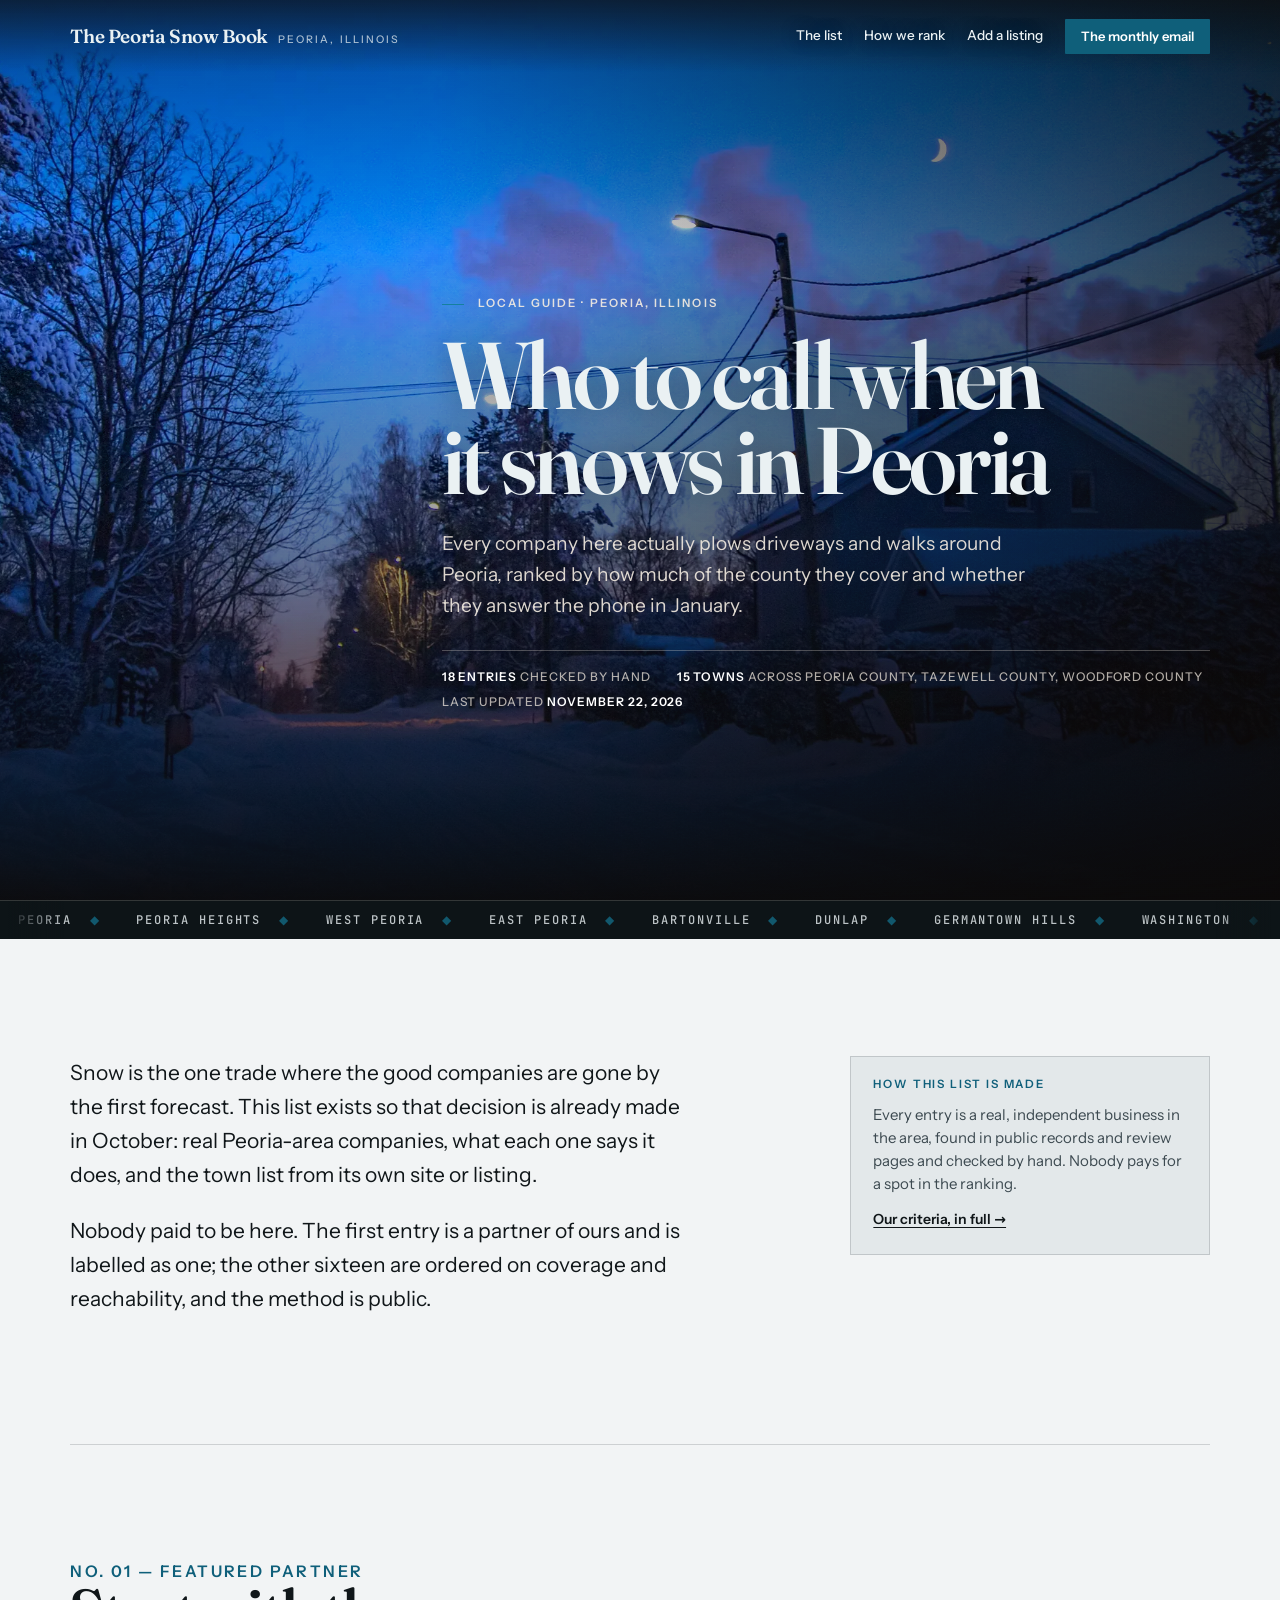
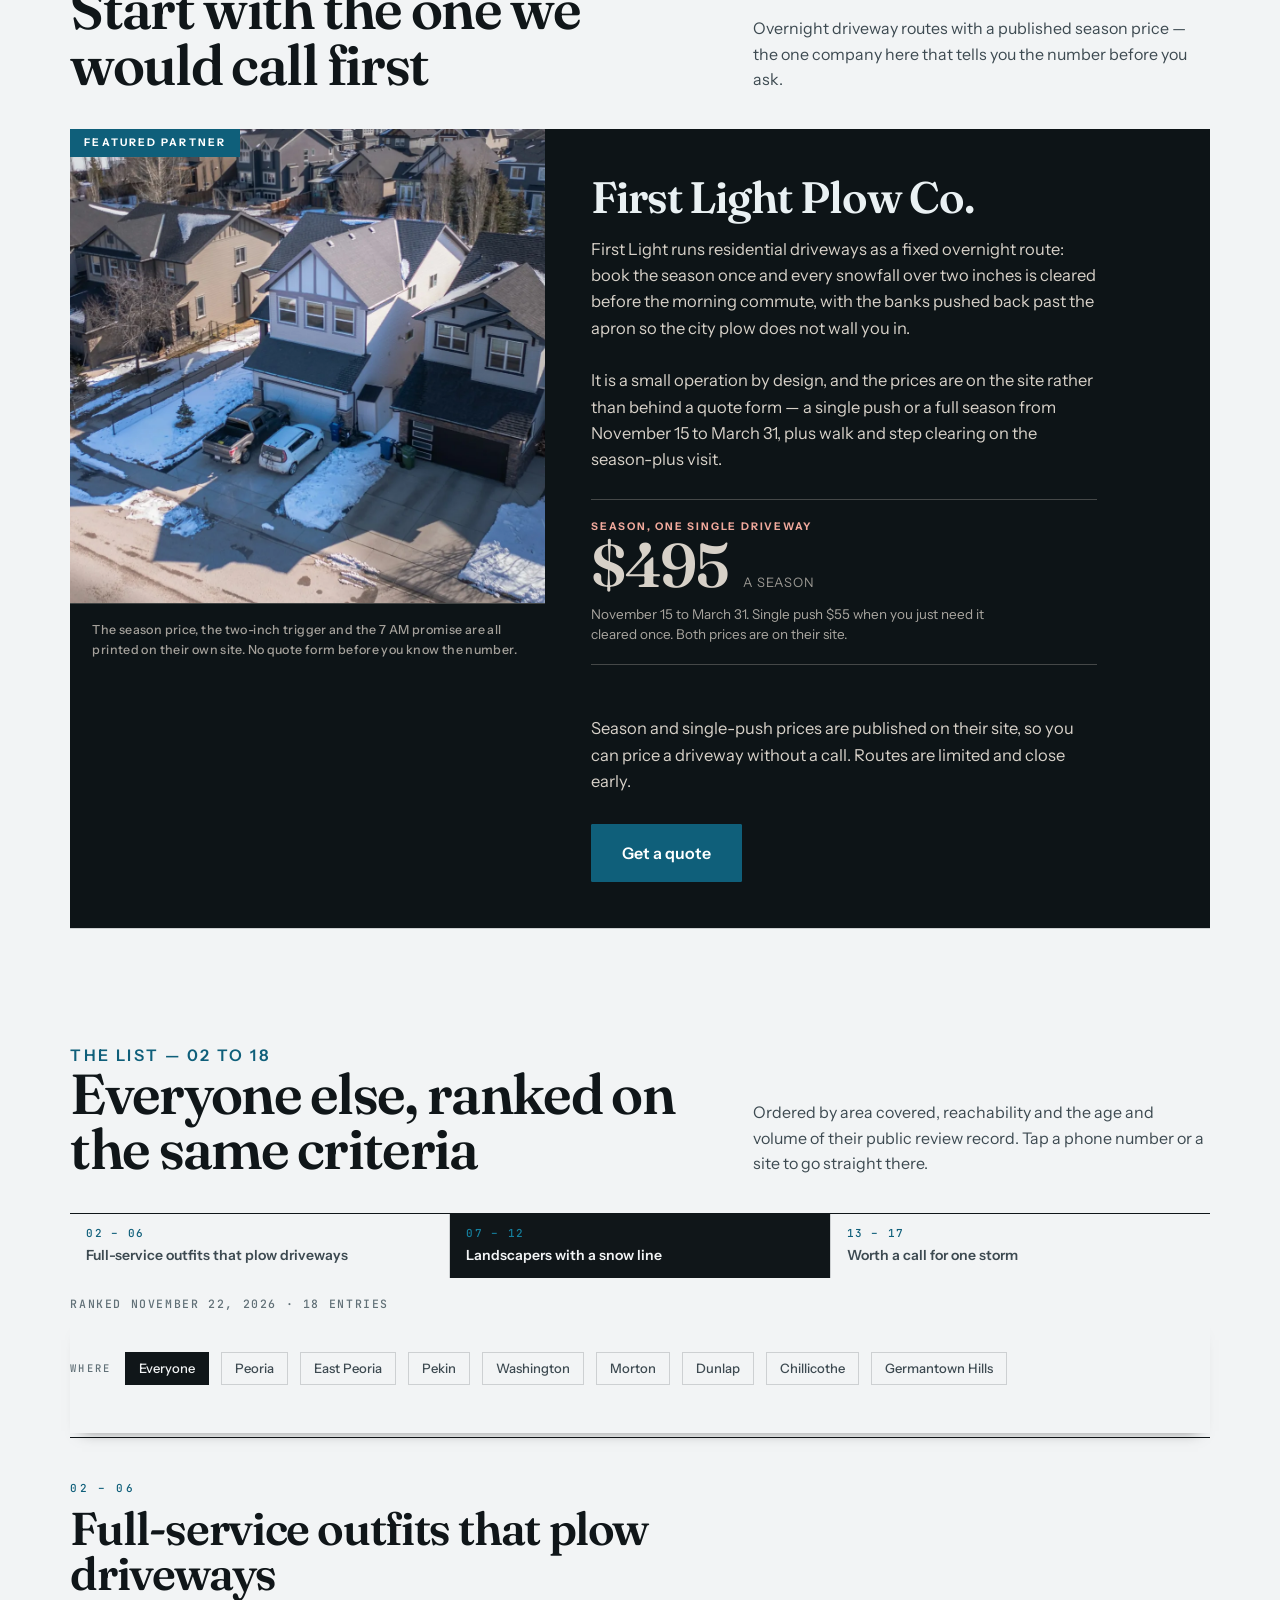
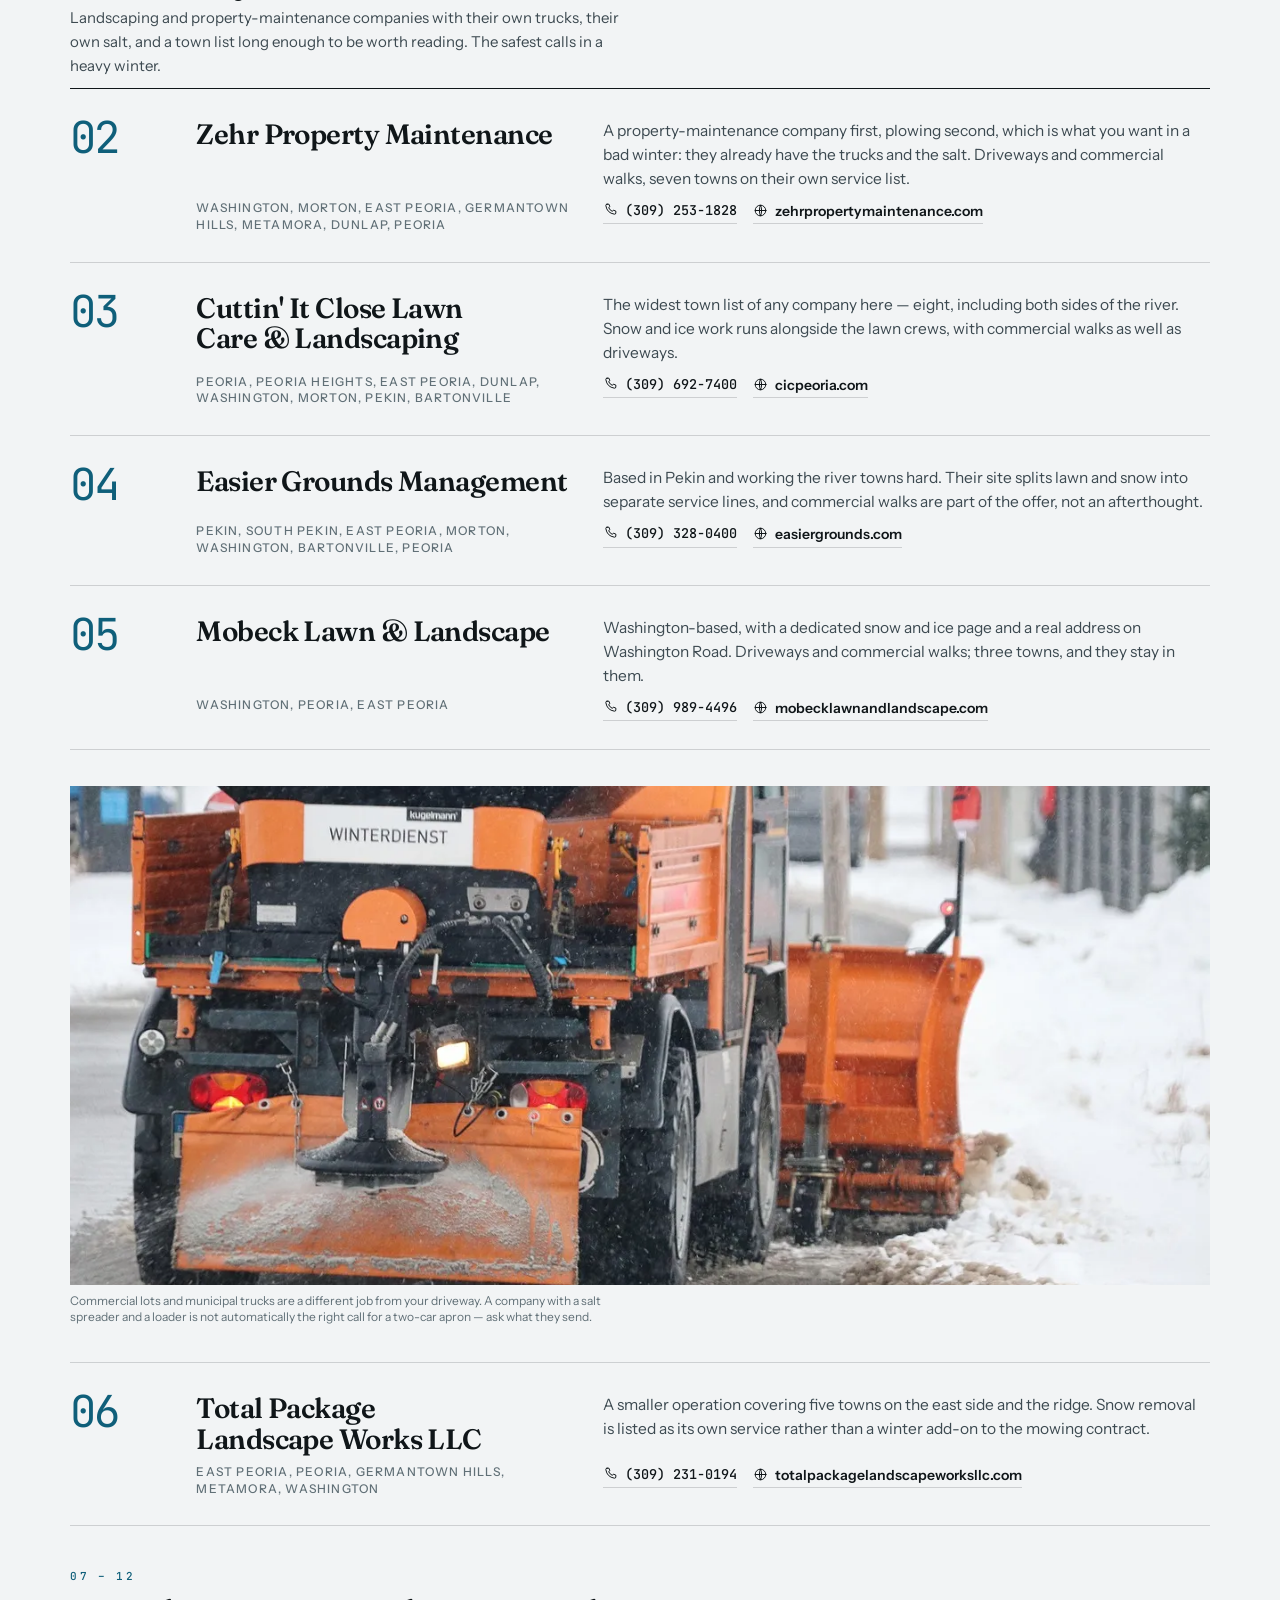
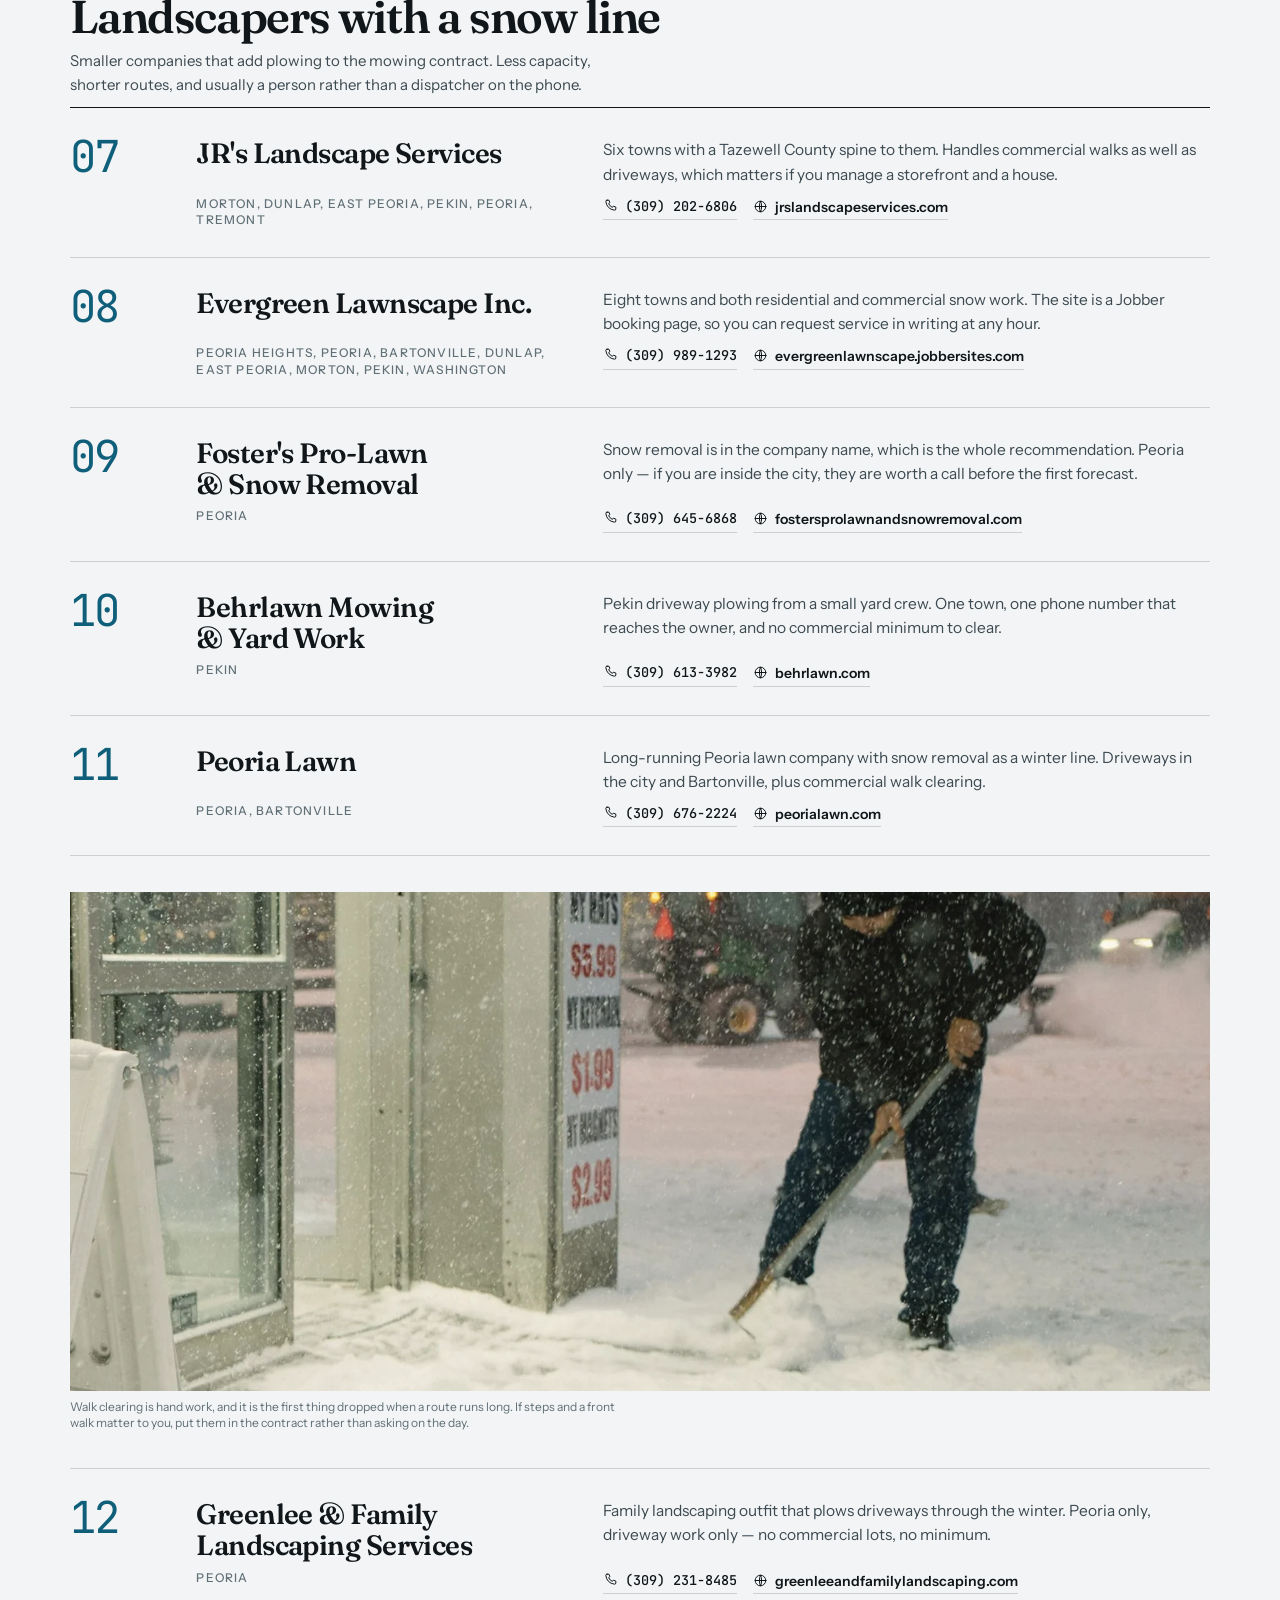
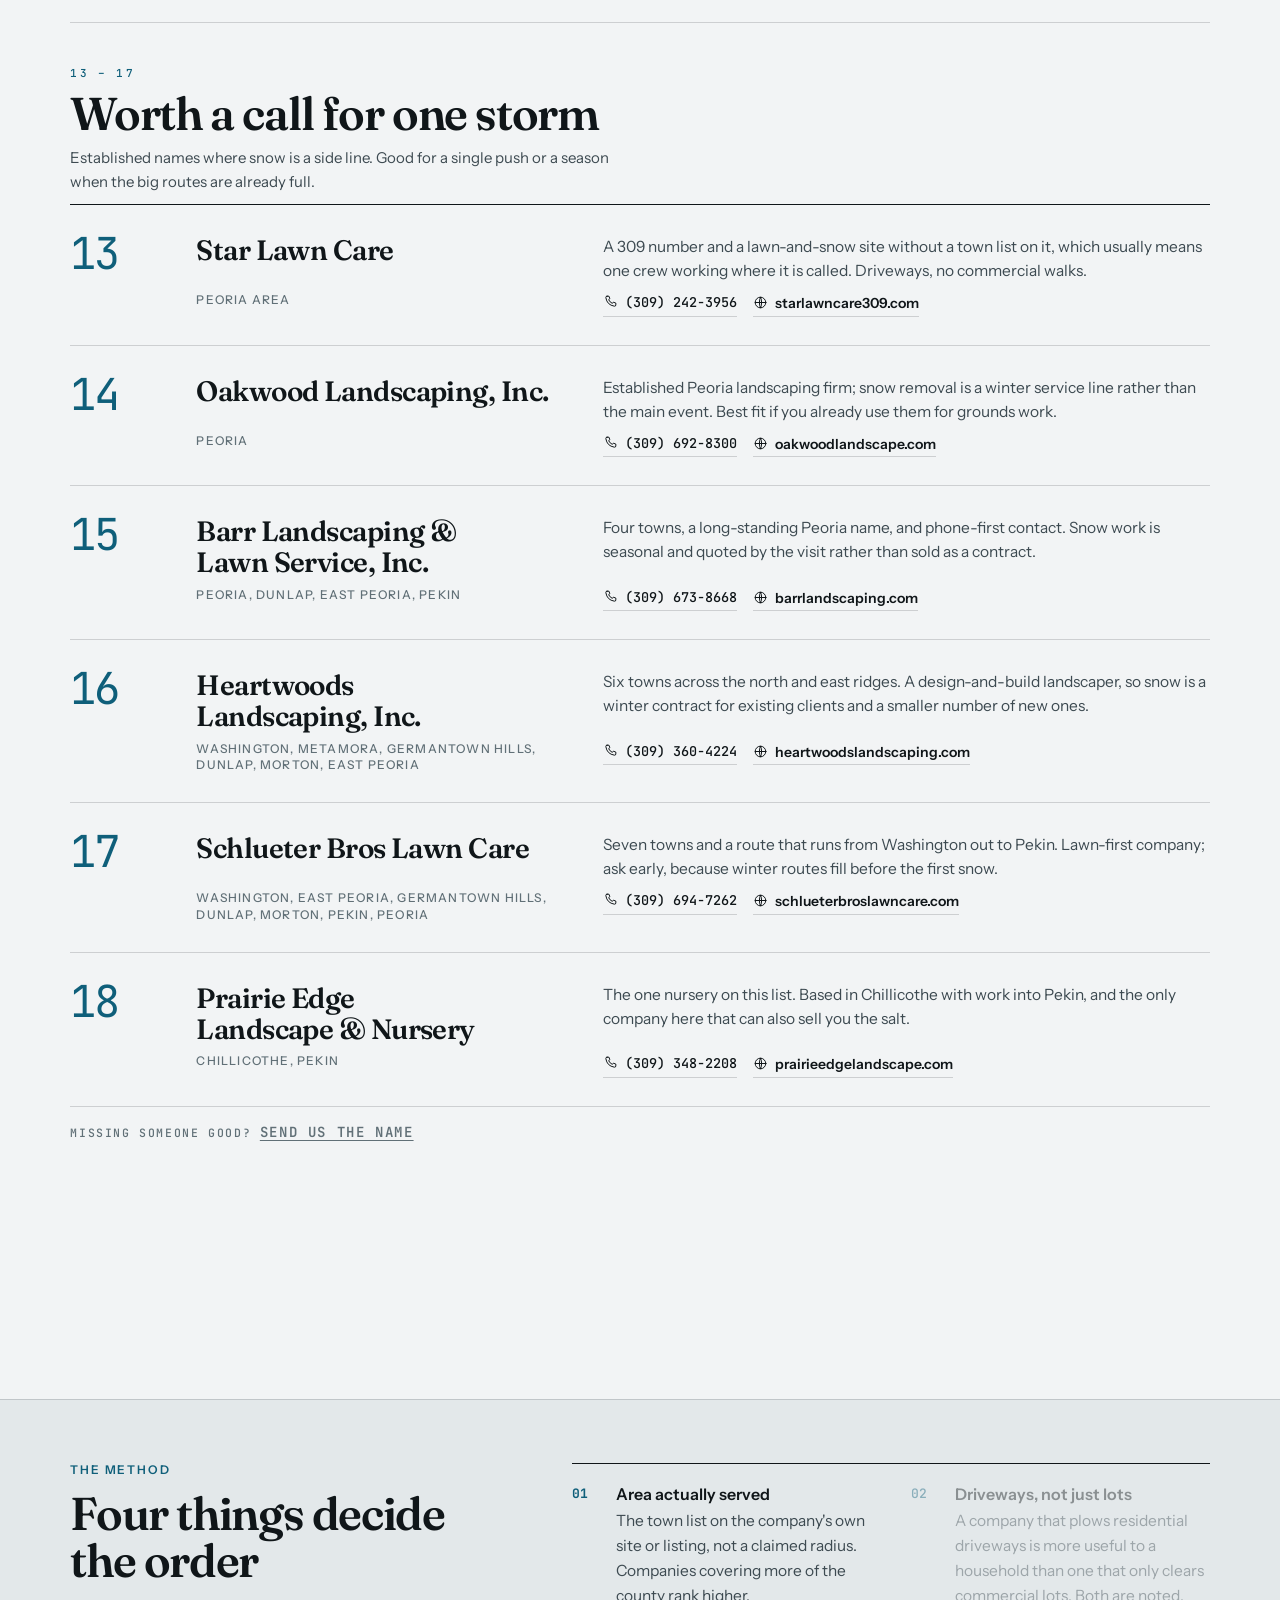
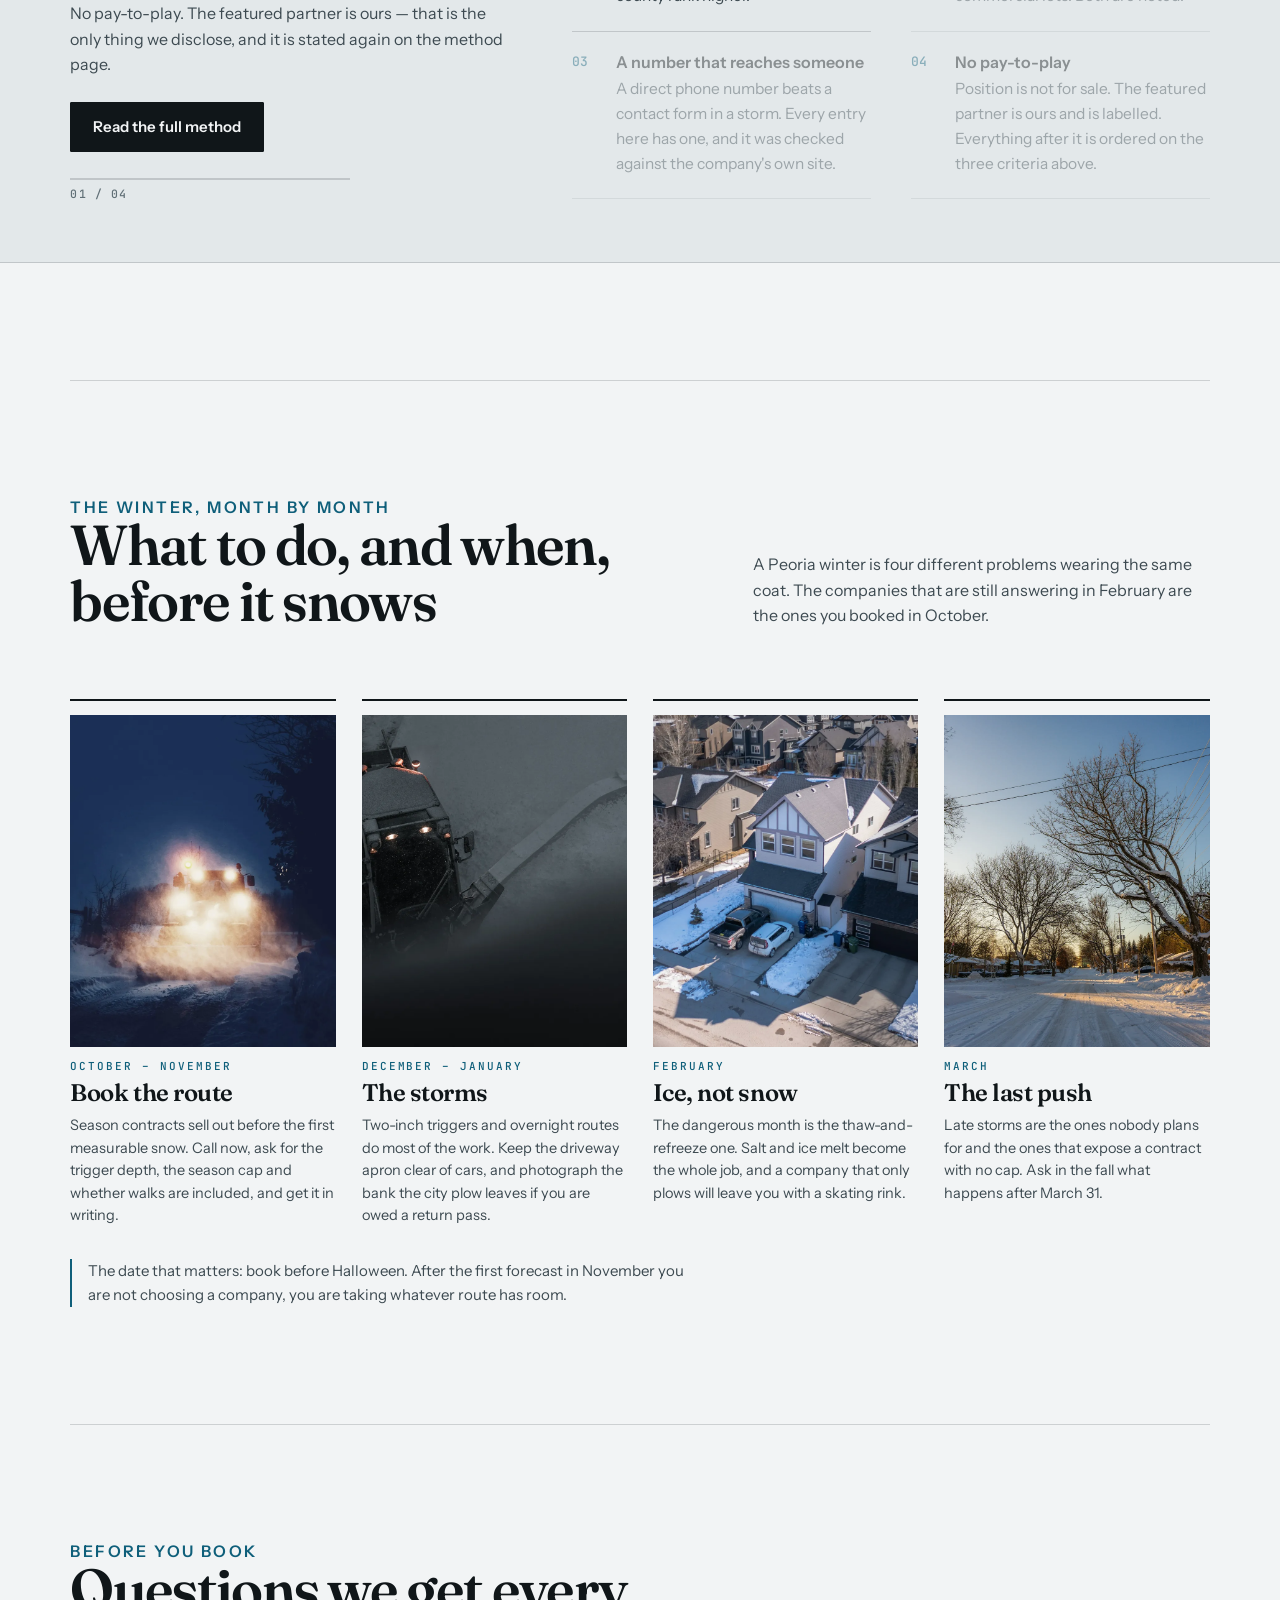
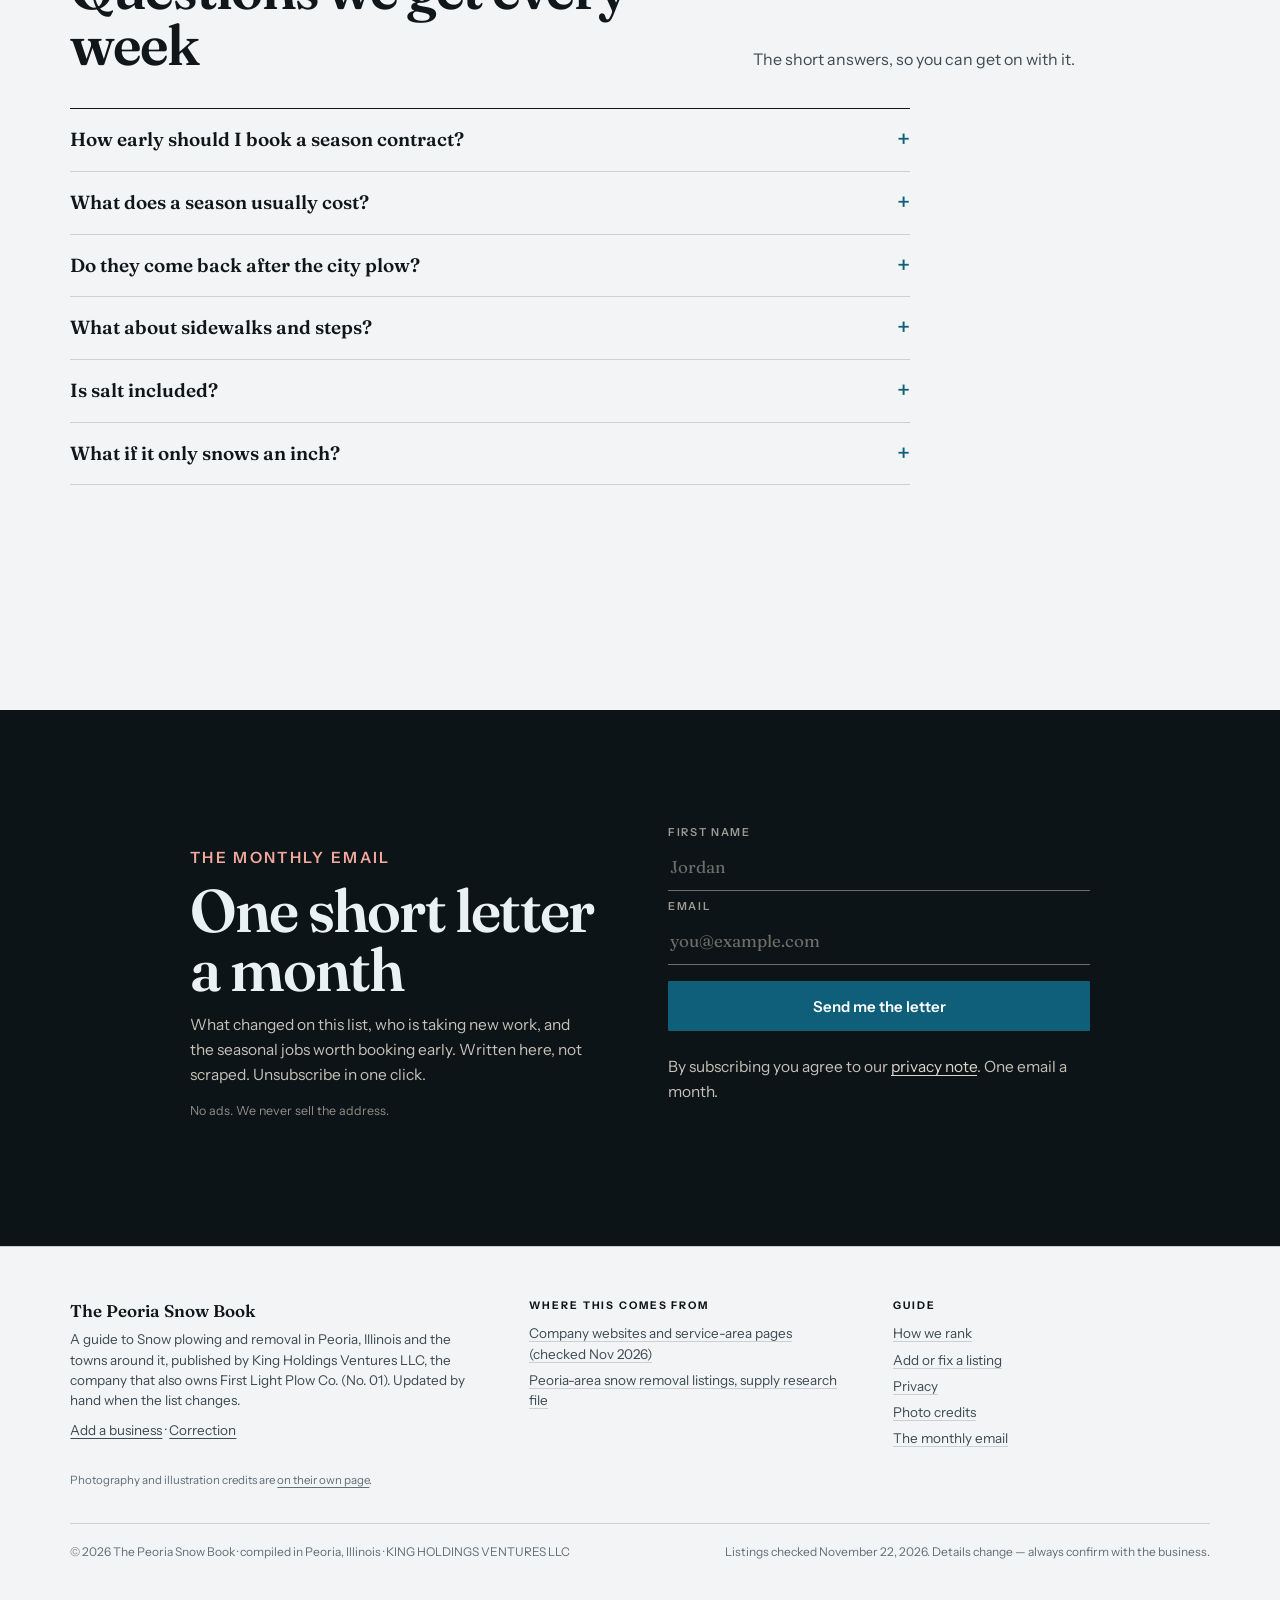
<file: index.html>
<!doctype html>
<html lang="en">
<head>
<meta charset="utf-8">
<meta name="viewport" content="width=device-width, initial-scale=1">
<title>Who to call when it snows in Peoria | The Peoria Snow Book</title>
<meta name="description" content="Every company here actually plows driveways and walks around Peoria, ranked by how much of the county they cover and whether they answer the phone in January.">
<link rel="canonical" href="https://kingworks-dev.github.io/peoria-snow-book/">
<meta property="og:type" content="website">
<meta property="og:title" content="The Peoria Snow Book — Snow plowing and removal in Peoria, Illinois">
<meta property="og:description" content="Every company here actually plows driveways and walks around Peoria, ranked by how much of the county they cover and whether they answer the phone in January.">
<meta property="og:url" content="https://kingworks-dev.github.io/peoria-snow-book/">
<meta property="og:image" content="https://kingworks-dev.github.io/peoria-snow-book/og.jpg">
<meta name="twitter:card" content="summary_large_image">
<meta name="theme-color" content="#14100d">
<link rel="icon" href="favicon.svg" type="image/svg+xml">
<link rel="preload" href="assets/fonts/fraunces.woff2" as="font" type="font/woff2" crossorigin>
<link rel="stylesheet" href="assets/site.css?v=1795374350">
<style>:root{--paper:#f2f4f5;--paper2:#e3e8ea;--ink:#101619;--ink2:#3d4a51;--ink3:#617077;--accent:#0f5f7a;--accent2:#15809f;--dark:#0d1417;--on-dark:#eaf1f3;--line:rgba(16,22,25,0.16);--line-2:rgba(16,22,25,0.08)}</style>
</head>
<body>
<a class="skip" href="#list">Skip to the list</a>
<div class="sprog" aria-hidden="true"></div>

<header class="top" id="top">
  <a class="brand" href="./"><b>The Peoria Snow Book</b><span>Peoria, Illinois</span></a>
  <nav aria-label="Guide" id="mnav">
    <a href="#list">The list</a>
    <a href="how-we-rank/">How we rank</a>
    <a href="add-a-listing/">Add a listing</a>
  </nav>
  <a class="sub" href="#newsletter">The monthly email</a>
  <button class="mbtn" id="mbtn" type="button" aria-expanded="false" aria-controls="mnav"><i></i>Menu</button>
</header>

<main>
  <section class="hero" id="hero">
    <div class="hero-art"><img class="hero-img" src="img/snow-plowing-hero.webp" alt="A snowy residential street at blue hour, street lights on and a crescent moon over snow-covered roofs" width="1600" height="1067" style="--pos:50% 58%;--pos-m:56% 62%" fetchpriority="high" decoding="async"></div>
    <div class="hero-in">
    <p class="kicker"><i></i>Local guide · Peoria, Illinois</p>
    <h1>Who to call when it snows in Peoria</h1>
    <p class="deck">Every company here actually plows driveways and walks around Peoria, ranked by how much of the county they cover and whether they answer the phone in January.</p>
    <p class="byline">
      <span><b>18 entries</b> checked by hand</span>
      <span><b>15 towns</b> across Peoria County, Tazewell County, Woodford County</span>
      <span>Last updated <b>November 22, 2026</b></span>
    </p>
    </div>
  </section>

  <div class="ticker"><ul aria-hidden="true"><li>Peoria</li><li>Peoria Heights</li><li>West Peoria</li><li>East Peoria</li><li>Bartonville</li><li>Dunlap</li><li>Germantown Hills</li><li>Washington</li><li>Morton</li><li>Pekin</li><li>Chillicothe</li><li>Metamora</li><li>Creve Coeur</li><li>Tremont</li><li>Mapleton</li></ul></div>

  <div class="shell">
    <section class="lede">
      <div class="rise">
        <p>Snow is the one trade where the good companies are gone by the first forecast. This list exists so that decision is already made in October: real Peoria-area companies, what each one says it does, and the town list from its own site or listing.</p><p>Nobody paid to be here. The first entry is a partner of ours and is labelled as one; the other sixteen are ordered on coverage and reachability, and the method is public.</p>
      </div>
      <aside class="note rise">
        <h2>How this list is made</h2>
        <p>Every entry is a real, independent business in the area, found in public records and review pages and checked by hand. Nobody pays for a spot in the ranking.</p>
        <a href="how-we-rank/">Our criteria, in full →</a>
      </aside>
    </section>

    <section id="featured">
      <div class="sh rise">
        <div>
          <p class="u-cap">No. 01 — featured partner</p>
          <h2>Start with the one we would call first</h2>
        </div>
        <p>Overnight driveway routes with a published season price — the one company here that tells you the number before you ask.</p>
      </div>
      <article class="feat rise">
        <div class="feat-side">
          <div class="feat-art">
            <img src="img/snow-plowing-s2.webp" alt="Morning light over a suburban street after snowfall, driveways cleared down to the pavement" width="1600" height="1067" loading="lazy" decoding="async">
            <p class="feat-badge">Featured partner</p>
          </div>
          <p class="feat-cap">The season price, the two-inch trigger and the 7 AM promise are all printed on their own site. No quote form before you know the number.</p>
        </div>
        <div class="feat-body">
          <h3><a href="https://kingaisites.com/first-light-plow/" target="_blank" rel="noopener">First Light Plow Co.</a></h3>
          <p>First Light runs residential driveways as a fixed overnight route: book the season once and every snowfall over two inches is cleared before the morning commute, with the banks pushed back past the apron so the city plow does not wall you in.</p><p>It is a small operation by design, and the prices are on the site rather than behind a quote form — a single push or a full season from November 15 to March 31, plus walk and step clearing on the season-plus visit.</p>
          <p class="feat-price"><span class="fp-k">Season, one single driveway</span><span class="fp-v">$495 <i>a season</i></span><span class="fp-n">November 15 to March 31. Single push $55 when you just need it cleared once. Both prices are on their site.</span></p>
          <ul class="feat-points"></ul>
          <p class="feat-note">Season and single-push prices are published on their site, so you can price a driveway without a call. Routes are limited and close early.</p>
          <div class="feat-actions">
            <a class="btn btn-solid" href="https://kingaisites.com/first-light-plow/" target="_blank" rel="noopener">Get a quote</a>
            
          </div>
        </div>
      </article>
    </section>

    <section id="list">
      <div class="sh rise">
        <div>
          <p class="u-cap">The list — 02 to 18</p>
          <h2>Everyone else, ranked on the same criteria</h2>
        </div>
        <p>Ordered by area covered, reachability and the age and volume of their public review record. Tap a phone number or a site to go straight there.</p>
      </div>
      <ol class="idx" id="idx"><li><a class="idx-a" href="#tier-2" data-tier="2"><b>02 – 06</b><span>Full-service outfits that plow driveways</span></a></li><li><a class="idx-a" href="#tier-7" data-tier="7"><b>07 – 12</b><span>Landscapers with a snow line</span></a></li><li><a class="idx-a" href="#tier-13" data-tier="13"><b>13 – 17</b><span>Worth a call for one storm</span></a></li></ol>
      <div class="list-head"><span>Ranked November 22, 2026 · 18 entries</span><span id="share" hidden><a href="#" role="button">Share this guide</a></span></div>
      <div class="filters-wrap">
      <div class="filters" id="filters" role="group" aria-label="Filter the list by town">
        <span class="f-label">Where</span>
        <button type="button" class="chip on" data-town="">Everyone</button><button type="button" class="chip" data-town="peoria">Peoria</button><button type="button" class="chip" data-town="east peoria">East Peoria</button><button type="button" class="chip" data-town="pekin">Pekin</button><button type="button" class="chip" data-town="washington">Washington</button><button type="button" class="chip" data-town="morton">Morton</button><button type="button" class="chip" data-town="dunlap">Dunlap</button><button type="button" class="chip" data-town="chillicothe">Chillicothe</button><button type="button" class="chip" data-town="germantown hills">Germantown Hills</button>
        <span class="f-count" id="fcount" aria-live="polite"></span>
      </div>
      </div>
      <ol class="rows">
      <li class="tier rise" id="tier-2">
        <p class="tier-k">02 – 06</p>
        <h3>Full-service outfits that plow driveways</h3>
        <p>Landscaping and property-maintenance companies with their own trucks, their own salt, and a town list long enough to be worth reading. The safest calls in a heavy winter.</p>
      </li>
      <li class="row rise" id="p2" data-name="zehr property maintenance" data-town="washington, morton, east peoria, germantown hills, metamora, dunlap, peoria">
        <div class="rank" aria-hidden="true">02</div>
        <div class="body">
          <h3 class="who">Zehr Property Maintenance</h3>
          <p class="blurb">A property-maintenance company first, plowing second, which is what you want in a bad winter: they already have the trucks and the salt. Driveways and commercial walks, seven towns on their own service list.</p>
          <p class="meta">Washington, Morton, East Peoria, Germantown Hills, Metamora, Dunlap, Peoria</p>
          <p class="links"><a class="tel" href="tel:3092531828"><span class="ico ico-phone"><svg viewBox="0 0 24 24" aria-hidden="true"><path d="M6.5 3.5h3l1.5 4-2 1.5a12 12 0 0 0 6 6l1.5-2 4 1.5v3a2 2 0 0 1-2.2 2A16.5 16.5 0 0 1 4.5 5.7 2 2 0 0 1 6.5 3.5Z"/></svg></span>(309) 253-1828</a> <a class="ext" href="https://www.zehrpropertymaintenance.com/" target="_blank" rel="noopener nofollow"><span class="ico ico-globe"><svg viewBox="0 0 24 24" aria-hidden="true"><circle cx="12" cy="12" r="8.5"/><path d="M3.5 12h17M12 3.5c2.5 2.6 2.5 14.4 0 17M12 3.5c-2.5 2.6-2.5 14.4 0 17"/></svg></span>zehrpropertymaintenance.com</a></p>
        </div>
      </li>
      <li class="row rise" id="p3" data-name="cuttin&#x27; it close lawn care &amp; landscaping" data-town="peoria, peoria heights, east peoria, dunlap, washington, morton, pekin, bartonville">
        <div class="rank" aria-hidden="true">03</div>
        <div class="body">
          <h3 class="who">Cuttin&#x27; It Close Lawn Care &amp; Landscaping</h3>
          <p class="blurb">The widest town list of any company here — eight, including both sides of the river. Snow and ice work runs alongside the lawn crews, with commercial walks as well as driveways.</p>
          <p class="meta">Peoria, Peoria Heights, East Peoria, Dunlap, Washington, Morton, Pekin, Bartonville</p>
          <p class="links"><a class="tel" href="tel:3096927400"><span class="ico ico-phone"><svg viewBox="0 0 24 24" aria-hidden="true"><path d="M6.5 3.5h3l1.5 4-2 1.5a12 12 0 0 0 6 6l1.5-2 4 1.5v3a2 2 0 0 1-2.2 2A16.5 16.5 0 0 1 4.5 5.7 2 2 0 0 1 6.5 3.5Z"/></svg></span>(309) 692-7400</a> <a class="ext" href="https://www.cicpeoria.com/" target="_blank" rel="noopener nofollow"><span class="ico ico-globe"><svg viewBox="0 0 24 24" aria-hidden="true"><circle cx="12" cy="12" r="8.5"/><path d="M3.5 12h17M12 3.5c2.5 2.6 2.5 14.4 0 17M12 3.5c-2.5 2.6-2.5 14.4 0 17"/></svg></span>cicpeoria.com</a></p>
        </div>
      </li>
      <li class="row rise" id="p4" data-name="easier grounds management" data-town="pekin, south pekin, east peoria, morton, washington, bartonville, peoria">
        <div class="rank" aria-hidden="true">04</div>
        <div class="body">
          <h3 class="who">Easier Grounds Management</h3>
          <p class="blurb">Based in Pekin and working the river towns hard. Their site splits lawn and snow into separate service lines, and commercial walks are part of the offer, not an afterthought.</p>
          <p class="meta">Pekin, South Pekin, East Peoria, Morton, Washington, Bartonville, Peoria</p>
          <p class="links"><a class="tel" href="tel:3093280400"><span class="ico ico-phone"><svg viewBox="0 0 24 24" aria-hidden="true"><path d="M6.5 3.5h3l1.5 4-2 1.5a12 12 0 0 0 6 6l1.5-2 4 1.5v3a2 2 0 0 1-2.2 2A16.5 16.5 0 0 1 4.5 5.7 2 2 0 0 1 6.5 3.5Z"/></svg></span>(309) 328-0400</a> <a class="ext" href="https://www.easiergrounds.com/" target="_blank" rel="noopener nofollow"><span class="ico ico-globe"><svg viewBox="0 0 24 24" aria-hidden="true"><circle cx="12" cy="12" r="8.5"/><path d="M3.5 12h17M12 3.5c2.5 2.6 2.5 14.4 0 17M12 3.5c-2.5 2.6-2.5 14.4 0 17"/></svg></span>easiergrounds.com</a></p>
        </div>
      </li>
      <li class="row rise" id="p5" data-name="mobeck lawn &amp; landscape" data-town="washington, peoria, east peoria">
        <div class="rank" aria-hidden="true">05</div>
        <div class="body">
          <h3 class="who">Mobeck Lawn &amp; Landscape</h3>
          <p class="blurb">Washington-based, with a dedicated snow and ice page and a real address on Washington Road. Driveways and commercial walks; three towns, and they stay in them.</p>
          <p class="meta">Washington, Peoria, East Peoria</p>
          <p class="links"><a class="tel" href="tel:3099894496"><span class="ico ico-phone"><svg viewBox="0 0 24 24" aria-hidden="true"><path d="M6.5 3.5h3l1.5 4-2 1.5a12 12 0 0 0 6 6l1.5-2 4 1.5v3a2 2 0 0 1-2.2 2A16.5 16.5 0 0 1 4.5 5.7 2 2 0 0 1 6.5 3.5Z"/></svg></span>(309) 989-4496</a> <a class="ext" href="https://mobecklawnandlandscape.com/" target="_blank" rel="noopener nofollow"><span class="ico ico-globe"><svg viewBox="0 0 24 24" aria-hidden="true"><circle cx="12" cy="12" r="8.5"/><path d="M3.5 12h17M12 3.5c2.5 2.6 2.5 14.4 0 17M12 3.5c-2.5 2.6-2.5 14.4 0 17"/></svg></span>mobecklawnandlandscape.com</a></p>
        </div>
      </li>
      <li class="band-row rise">
        <figure class="wide"><img src="img/lot-snow-removal-s1.webp" alt="An orange municipal truck with a salt spreader and plow blade working in snow" width="1600" height="900" loading="lazy" decoding="async">
        <figcaption>Commercial lots and municipal trucks are a different job from your driveway. A company with a salt spreader and a loader is not automatically the right call for a two-car apron — ask what they send.</figcaption></figure>
      </li>
      <li class="row rise" id="p6" data-name="total package landscape works llc" data-town="east peoria, peoria, germantown hills, metamora, washington">
        <div class="rank" aria-hidden="true">06</div>
        <div class="body">
          <h3 class="who">Total Package Landscape Works LLC</h3>
          <p class="blurb">A smaller operation covering five towns on the east side and the ridge. Snow removal is listed as its own service rather than a winter add-on to the mowing contract.</p>
          <p class="meta">East Peoria, Peoria, Germantown Hills, Metamora, Washington</p>
          <p class="links"><a class="tel" href="tel:3092310194"><span class="ico ico-phone"><svg viewBox="0 0 24 24" aria-hidden="true"><path d="M6.5 3.5h3l1.5 4-2 1.5a12 12 0 0 0 6 6l1.5-2 4 1.5v3a2 2 0 0 1-2.2 2A16.5 16.5 0 0 1 4.5 5.7 2 2 0 0 1 6.5 3.5Z"/></svg></span>(309) 231-0194</a> <a class="ext" href="https://www.totalpackagelandscapeworksllc.com/" target="_blank" rel="noopener nofollow"><span class="ico ico-globe"><svg viewBox="0 0 24 24" aria-hidden="true"><circle cx="12" cy="12" r="8.5"/><path d="M3.5 12h17M12 3.5c2.5 2.6 2.5 14.4 0 17M12 3.5c-2.5 2.6-2.5 14.4 0 17"/></svg></span>totalpackagelandscapeworksllc.com</a></p>
        </div>
      </li>
      <li class="tier rise" id="tier-7">
        <p class="tier-k">07 – 12</p>
        <h3>Landscapers with a snow line</h3>
        <p>Smaller companies that add plowing to the mowing contract. Less capacity, shorter routes, and usually a person rather than a dispatcher on the phone.</p>
      </li>
      <li class="row rise" id="p7" data-name="jr&#x27;s landscape services" data-town="morton, dunlap, east peoria, pekin, peoria, tremont">
        <div class="rank" aria-hidden="true">07</div>
        <div class="body">
          <h3 class="who">JR&#x27;s Landscape Services</h3>
          <p class="blurb">Six towns with a Tazewell County spine to them. Handles commercial walks as well as driveways, which matters if you manage a storefront and a house.</p>
          <p class="meta">Morton, Dunlap, East Peoria, Pekin, Peoria, Tremont</p>
          <p class="links"><a class="tel" href="tel:3092026806"><span class="ico ico-phone"><svg viewBox="0 0 24 24" aria-hidden="true"><path d="M6.5 3.5h3l1.5 4-2 1.5a12 12 0 0 0 6 6l1.5-2 4 1.5v3a2 2 0 0 1-2.2 2A16.5 16.5 0 0 1 4.5 5.7 2 2 0 0 1 6.5 3.5Z"/></svg></span>(309) 202-6806</a> <a class="ext" href="https://www.jrslandscapeservices.com/" target="_blank" rel="noopener nofollow"><span class="ico ico-globe"><svg viewBox="0 0 24 24" aria-hidden="true"><circle cx="12" cy="12" r="8.5"/><path d="M3.5 12h17M12 3.5c2.5 2.6 2.5 14.4 0 17M12 3.5c-2.5 2.6-2.5 14.4 0 17"/></svg></span>jrslandscapeservices.com</a></p>
        </div>
      </li>
      <li class="row rise" id="p8" data-name="evergreen lawnscape inc." data-town="peoria heights, peoria, bartonville, dunlap, east peoria, morton, pekin, washington">
        <div class="rank" aria-hidden="true">08</div>
        <div class="body">
          <h3 class="who">Evergreen Lawnscape Inc.</h3>
          <p class="blurb">Eight towns and both residential and commercial snow work. The site is a Jobber booking page, so you can request service in writing at any hour.</p>
          <p class="meta">Peoria Heights, Peoria, Bartonville, Dunlap, East Peoria, Morton, Pekin, Washington</p>
          <p class="links"><a class="tel" href="tel:3099891293"><span class="ico ico-phone"><svg viewBox="0 0 24 24" aria-hidden="true"><path d="M6.5 3.5h3l1.5 4-2 1.5a12 12 0 0 0 6 6l1.5-2 4 1.5v3a2 2 0 0 1-2.2 2A16.5 16.5 0 0 1 4.5 5.7 2 2 0 0 1 6.5 3.5Z"/></svg></span>(309) 989-1293</a> <a class="ext" href="https://evergreenlawnscape.jobbersites.com/" target="_blank" rel="noopener nofollow"><span class="ico ico-globe"><svg viewBox="0 0 24 24" aria-hidden="true"><circle cx="12" cy="12" r="8.5"/><path d="M3.5 12h17M12 3.5c2.5 2.6 2.5 14.4 0 17M12 3.5c-2.5 2.6-2.5 14.4 0 17"/></svg></span>evergreenlawnscape.jobbersites.com</a></p>
        </div>
      </li>
      <li class="row rise" id="p9" data-name="foster&#x27;s pro-lawn &amp; snow removal" data-town="peoria">
        <div class="rank" aria-hidden="true">09</div>
        <div class="body">
          <h3 class="who">Foster&#x27;s Pro-Lawn &amp; Snow Removal</h3>
          <p class="blurb">Snow removal is in the company name, which is the whole recommendation. Peoria only — if you are inside the city, they are worth a call before the first forecast.</p>
          <p class="meta">Peoria</p>
          <p class="links"><a class="tel" href="tel:3096456868"><span class="ico ico-phone"><svg viewBox="0 0 24 24" aria-hidden="true"><path d="M6.5 3.5h3l1.5 4-2 1.5a12 12 0 0 0 6 6l1.5-2 4 1.5v3a2 2 0 0 1-2.2 2A16.5 16.5 0 0 1 4.5 5.7 2 2 0 0 1 6.5 3.5Z"/></svg></span>(309) 645-6868</a> <a class="ext" href="https://www.fostersprolawnandsnowremoval.com/" target="_blank" rel="noopener nofollow"><span class="ico ico-globe"><svg viewBox="0 0 24 24" aria-hidden="true"><circle cx="12" cy="12" r="8.5"/><path d="M3.5 12h17M12 3.5c2.5 2.6 2.5 14.4 0 17M12 3.5c-2.5 2.6-2.5 14.4 0 17"/></svg></span>fostersprolawnandsnowremoval.com</a></p>
        </div>
      </li>
      <li class="row rise" id="p10" data-name="behrlawn mowing &amp; yard work" data-town="pekin">
        <div class="rank" aria-hidden="true">10</div>
        <div class="body">
          <h3 class="who">Behrlawn Mowing &amp; Yard Work</h3>
          <p class="blurb">Pekin driveway plowing from a small yard crew. One town, one phone number that reaches the owner, and no commercial minimum to clear.</p>
          <p class="meta">Pekin</p>
          <p class="links"><a class="tel" href="tel:3096133982"><span class="ico ico-phone"><svg viewBox="0 0 24 24" aria-hidden="true"><path d="M6.5 3.5h3l1.5 4-2 1.5a12 12 0 0 0 6 6l1.5-2 4 1.5v3a2 2 0 0 1-2.2 2A16.5 16.5 0 0 1 4.5 5.7 2 2 0 0 1 6.5 3.5Z"/></svg></span>(309) 613-3982</a> <a class="ext" href="https://www.behrlawn.com/" target="_blank" rel="noopener nofollow"><span class="ico ico-globe"><svg viewBox="0 0 24 24" aria-hidden="true"><circle cx="12" cy="12" r="8.5"/><path d="M3.5 12h17M12 3.5c2.5 2.6 2.5 14.4 0 17M12 3.5c-2.5 2.6-2.5 14.4 0 17"/></svg></span>behrlawn.com</a></p>
        </div>
      </li>
      <li class="row rise" id="p11" data-name="peoria lawn" data-town="peoria, bartonville">
        <div class="rank" aria-hidden="true">11</div>
        <div class="body">
          <h3 class="who">Peoria Lawn</h3>
          <p class="blurb">Long-running Peoria lawn company with snow removal as a winter line. Driveways in the city and Bartonville, plus commercial walk clearing.</p>
          <p class="meta">Peoria, Bartonville</p>
          <p class="links"><a class="tel" href="tel:3096762224"><span class="ico ico-phone"><svg viewBox="0 0 24 24" aria-hidden="true"><path d="M6.5 3.5h3l1.5 4-2 1.5a12 12 0 0 0 6 6l1.5-2 4 1.5v3a2 2 0 0 1-2.2 2A16.5 16.5 0 0 1 4.5 5.7 2 2 0 0 1 6.5 3.5Z"/></svg></span>(309) 676-2224</a> <a class="ext" href="https://www.peorialawn.com/" target="_blank" rel="noopener nofollow"><span class="ico ico-globe"><svg viewBox="0 0 24 24" aria-hidden="true"><circle cx="12" cy="12" r="8.5"/><path d="M3.5 12h17M12 3.5c2.5 2.6 2.5 14.4 0 17M12 3.5c-2.5 2.6-2.5 14.4 0 17"/></svg></span>peorialawn.com</a></p>
        </div>
      </li>
      <li class="band-row rise">
        <figure class="wide"><img src="img/snow-shoveling-commercial-s1.webp" alt="A worker shoveling snow at a storefront entrance during a snowstorm" width="1600" height="900" loading="lazy" decoding="async">
        <figcaption>Walk clearing is hand work, and it is the first thing dropped when a route runs long. If steps and a front walk matter to you, put them in the contract rather than asking on the day.</figcaption></figure>
      </li>
      <li class="row rise" id="p12" data-name="greenlee &amp; family landscaping services" data-town="peoria">
        <div class="rank" aria-hidden="true">12</div>
        <div class="body">
          <h3 class="who">Greenlee &amp; Family Landscaping Services</h3>
          <p class="blurb">Family landscaping outfit that plows driveways through the winter. Peoria only, driveway work only — no commercial lots, no minimum.</p>
          <p class="meta">Peoria</p>
          <p class="links"><a class="tel" href="tel:3092318485"><span class="ico ico-phone"><svg viewBox="0 0 24 24" aria-hidden="true"><path d="M6.5 3.5h3l1.5 4-2 1.5a12 12 0 0 0 6 6l1.5-2 4 1.5v3a2 2 0 0 1-2.2 2A16.5 16.5 0 0 1 4.5 5.7 2 2 0 0 1 6.5 3.5Z"/></svg></span>(309) 231-8485</a> <a class="ext" href="https://greenleeandfamilylandscaping.com/" target="_blank" rel="noopener nofollow"><span class="ico ico-globe"><svg viewBox="0 0 24 24" aria-hidden="true"><circle cx="12" cy="12" r="8.5"/><path d="M3.5 12h17M12 3.5c2.5 2.6 2.5 14.4 0 17M12 3.5c-2.5 2.6-2.5 14.4 0 17"/></svg></span>greenleeandfamilylandscaping.com</a></p>
        </div>
      </li>
      <li class="tier rise" id="tier-13">
        <p class="tier-k">13 – 17</p>
        <h3>Worth a call for one storm</h3>
        <p>Established names where snow is a side line. Good for a single push or a season when the big routes are already full.</p>
      </li>
      <li class="row rise" id="p13" data-name="star lawn care" data-town="peoria area">
        <div class="rank" aria-hidden="true">13</div>
        <div class="body">
          <h3 class="who">Star Lawn Care</h3>
          <p class="blurb">A 309 number and a lawn-and-snow site without a town list on it, which usually means one crew working where it is called. Driveways, no commercial walks.</p>
          <p class="meta">Peoria area</p>
          <p class="links"><a class="tel" href="tel:3092423956"><span class="ico ico-phone"><svg viewBox="0 0 24 24" aria-hidden="true"><path d="M6.5 3.5h3l1.5 4-2 1.5a12 12 0 0 0 6 6l1.5-2 4 1.5v3a2 2 0 0 1-2.2 2A16.5 16.5 0 0 1 4.5 5.7 2 2 0 0 1 6.5 3.5Z"/></svg></span>(309) 242-3956</a> <a class="ext" href="https://www.starlawncare309.com/" target="_blank" rel="noopener nofollow"><span class="ico ico-globe"><svg viewBox="0 0 24 24" aria-hidden="true"><circle cx="12" cy="12" r="8.5"/><path d="M3.5 12h17M12 3.5c2.5 2.6 2.5 14.4 0 17M12 3.5c-2.5 2.6-2.5 14.4 0 17"/></svg></span>starlawncare309.com</a></p>
        </div>
      </li>
      <li class="row rise" id="p14" data-name="oakwood landscaping, inc." data-town="peoria">
        <div class="rank" aria-hidden="true">14</div>
        <div class="body">
          <h3 class="who">Oakwood Landscaping, Inc.</h3>
          <p class="blurb">Established Peoria landscaping firm; snow removal is a winter service line rather than the main event. Best fit if you already use them for grounds work.</p>
          <p class="meta">Peoria</p>
          <p class="links"><a class="tel" href="tel:3096928300"><span class="ico ico-phone"><svg viewBox="0 0 24 24" aria-hidden="true"><path d="M6.5 3.5h3l1.5 4-2 1.5a12 12 0 0 0 6 6l1.5-2 4 1.5v3a2 2 0 0 1-2.2 2A16.5 16.5 0 0 1 4.5 5.7 2 2 0 0 1 6.5 3.5Z"/></svg></span>(309) 692-8300</a> <a class="ext" href="https://www.oakwoodlandscape.com/" target="_blank" rel="noopener nofollow"><span class="ico ico-globe"><svg viewBox="0 0 24 24" aria-hidden="true"><circle cx="12" cy="12" r="8.5"/><path d="M3.5 12h17M12 3.5c2.5 2.6 2.5 14.4 0 17M12 3.5c-2.5 2.6-2.5 14.4 0 17"/></svg></span>oakwoodlandscape.com</a></p>
        </div>
      </li>
      <li class="row rise" id="p15" data-name="barr landscaping &amp; lawn service, inc." data-town="peoria, dunlap, east peoria, pekin">
        <div class="rank" aria-hidden="true">15</div>
        <div class="body">
          <h3 class="who">Barr Landscaping &amp; Lawn Service, Inc.</h3>
          <p class="blurb">Four towns, a long-standing Peoria name, and phone-first contact. Snow work is seasonal and quoted by the visit rather than sold as a contract.</p>
          <p class="meta">Peoria, Dunlap, East Peoria, Pekin</p>
          <p class="links"><a class="tel" href="tel:3096738668"><span class="ico ico-phone"><svg viewBox="0 0 24 24" aria-hidden="true"><path d="M6.5 3.5h3l1.5 4-2 1.5a12 12 0 0 0 6 6l1.5-2 4 1.5v3a2 2 0 0 1-2.2 2A16.5 16.5 0 0 1 4.5 5.7 2 2 0 0 1 6.5 3.5Z"/></svg></span>(309) 673-8668</a> <a class="ext" href="https://barrlandscaping.com/" target="_blank" rel="noopener nofollow"><span class="ico ico-globe"><svg viewBox="0 0 24 24" aria-hidden="true"><circle cx="12" cy="12" r="8.5"/><path d="M3.5 12h17M12 3.5c2.5 2.6 2.5 14.4 0 17M12 3.5c-2.5 2.6-2.5 14.4 0 17"/></svg></span>barrlandscaping.com</a></p>
        </div>
      </li>
      <li class="row rise" id="p16" data-name="heartwoods landscaping, inc." data-town="washington, metamora, germantown hills, dunlap, morton, east peoria">
        <div class="rank" aria-hidden="true">16</div>
        <div class="body">
          <h3 class="who">Heartwoods Landscaping, Inc.</h3>
          <p class="blurb">Six towns across the north and east ridges. A design-and-build landscaper, so snow is a winter contract for existing clients and a smaller number of new ones.</p>
          <p class="meta">Washington, Metamora, Germantown Hills, Dunlap, Morton, East Peoria</p>
          <p class="links"><a class="tel" href="tel:3093604224"><span class="ico ico-phone"><svg viewBox="0 0 24 24" aria-hidden="true"><path d="M6.5 3.5h3l1.5 4-2 1.5a12 12 0 0 0 6 6l1.5-2 4 1.5v3a2 2 0 0 1-2.2 2A16.5 16.5 0 0 1 4.5 5.7 2 2 0 0 1 6.5 3.5Z"/></svg></span>(309) 360-4224</a> <a class="ext" href="https://www.heartwoodslandscaping.com/" target="_blank" rel="noopener nofollow"><span class="ico ico-globe"><svg viewBox="0 0 24 24" aria-hidden="true"><circle cx="12" cy="12" r="8.5"/><path d="M3.5 12h17M12 3.5c2.5 2.6 2.5 14.4 0 17M12 3.5c-2.5 2.6-2.5 14.4 0 17"/></svg></span>heartwoodslandscaping.com</a></p>
        </div>
      </li>
      <li class="row rise" id="p17" data-name="schlueter bros lawn care" data-town="washington, east peoria, germantown hills, dunlap, morton, pekin, peoria">
        <div class="rank" aria-hidden="true">17</div>
        <div class="body">
          <h3 class="who">Schlueter Bros Lawn Care</h3>
          <p class="blurb">Seven towns and a route that runs from Washington out to Pekin. Lawn-first company; ask early, because winter routes fill before the first snow.</p>
          <p class="meta">Washington, East Peoria, Germantown Hills, Dunlap, Morton, Pekin, Peoria</p>
          <p class="links"><a class="tel" href="tel:3096947262"><span class="ico ico-phone"><svg viewBox="0 0 24 24" aria-hidden="true"><path d="M6.5 3.5h3l1.5 4-2 1.5a12 12 0 0 0 6 6l1.5-2 4 1.5v3a2 2 0 0 1-2.2 2A16.5 16.5 0 0 1 4.5 5.7 2 2 0 0 1 6.5 3.5Z"/></svg></span>(309) 694-7262</a> <a class="ext" href="https://www.schlueterbroslawncare.com/" target="_blank" rel="noopener nofollow"><span class="ico ico-globe"><svg viewBox="0 0 24 24" aria-hidden="true"><circle cx="12" cy="12" r="8.5"/><path d="M3.5 12h17M12 3.5c2.5 2.6 2.5 14.4 0 17M12 3.5c-2.5 2.6-2.5 14.4 0 17"/></svg></span>schlueterbroslawncare.com</a></p>
        </div>
      </li>
      <li class="row rise" id="p18" data-name="prairie edge landscape &amp; nursery" data-town="chillicothe, pekin">
        <div class="rank" aria-hidden="true">18</div>
        <div class="body">
          <h3 class="who">Prairie Edge Landscape &amp; Nursery</h3>
          <p class="blurb">The one nursery on this list. Based in Chillicothe with work into Pekin, and the only company here that can also sell you the salt.</p>
          <p class="meta">Chillicothe, Pekin</p>
          <p class="links"><a class="tel" href="tel:3093482208"><span class="ico ico-phone"><svg viewBox="0 0 24 24" aria-hidden="true"><path d="M6.5 3.5h3l1.5 4-2 1.5a12 12 0 0 0 6 6l1.5-2 4 1.5v3a2 2 0 0 1-2.2 2A16.5 16.5 0 0 1 4.5 5.7 2 2 0 0 1 6.5 3.5Z"/></svg></span>(309) 348-2208</a> <a class="ext" href="http://www.prairieedgelandscape.com/" target="_blank" rel="noopener nofollow"><span class="ico ico-globe"><svg viewBox="0 0 24 24" aria-hidden="true"><circle cx="12" cy="12" r="8.5"/><path d="M3.5 12h17M12 3.5c2.5 2.6 2.5 14.4 0 17M12 3.5c-2.5 2.6-2.5 14.4 0 17"/></svg></span>prairieedgelandscape.com</a></p>
        </div>
      </li>
      </ol>
      <p class="list-head" style="margin-top:18px"><span>Missing someone good? <a href="add-a-listing/">Send us the name</a></span></p>
    </section>
  </div>

  <section class="band" id="method">
    <div class="band-in">
      <div class="rise">
        <p class="u-cap">The method</p>
        <h2>Four things decide the order</h2>
        <p class="lede-sm">No pay-to-play. The featured partner is ours — that is the only thing we disclose, and it is stated again on the method page.</p>
        <a class="btn" href="how-we-rank/">Read the full method</a>
        <div class="m-prog" aria-hidden="true"><i></i></div>
        <p class="m-step mono" id="mstep">01 / 04</p>
      </div>
      <ol class="m-list">
          <li><span class="mi"><span class="ico ico-record"><svg viewBox="0 0 24 24" aria-hidden="true"><path d="M6 3.5h8.5L19 8v12.5H6Z"/><path d="M14 3.5V8h4.5M9 12.5h7M9 16h4.5"/></svg></span></span><div><b>Area actually served</b><span>The town list on the company&#x27;s own site or listing, not a claimed radius. Companies covering more of the county rank higher.</span></div></li>
          <li><span class="mi"><span class="ico ico-record"><svg viewBox="0 0 24 24" aria-hidden="true"><path d="M6 3.5h8.5L19 8v12.5H6Z"/><path d="M14 3.5V8h4.5M9 12.5h7M9 16h4.5"/></svg></span></span><div><b>Driveways, not just lots</b><span>A company that plows residential driveways is more useful to a household than one that only clears commercial lots. Both are noted.</span></div></li>
          <li><span class="mi"><span class="ico ico-record"><svg viewBox="0 0 24 24" aria-hidden="true"><path d="M6 3.5h8.5L19 8v12.5H6Z"/><path d="M14 3.5V8h4.5M9 12.5h7M9 16h4.5"/></svg></span></span><div><b>A number that reaches someone</b><span>A direct phone number beats a contact form in a storm. Every entry here has one, and it was checked against the company&#x27;s own site.</span></div></li>
          <li><span class="mi"><span class="ico ico-record"><svg viewBox="0 0 24 24" aria-hidden="true"><path d="M6 3.5h8.5L19 8v12.5H6Z"/><path d="M14 3.5V8h4.5M9 12.5h7M9 16h4.5"/></svg></span></span><div><b>No pay-to-play</b><span>Position is not for sale. The featured partner is ours and is labelled. Everything after it is ordered on the three criteria above.</span></div></li>
      </ol>
    </div>
  </section>

  <div class="shell">
    <section id="season"><div class="sh rise"><div><p class="u-cap">The winter, month by month</p><h2>What to do, and when, before it snows</h2></div><p>A Peoria winter is four different problems wearing the same coat. The companies that are still answering in February are the ones you booked in October.</p></div><div class="seasons rise"><article class="season"><img src="img/snow-plowing-s1.webp" alt="A plow truck's headlights cutting through blue-hour dark on a snow-covered road" width="960" height="1200" loading="lazy" decoding="async"><span class="mo">October – November</span><h3>Book the route</h3><p>Season contracts sell out before the first measurable snow. Call now, ask for the trigger depth, the season cap and whether walks are included, and get it in writing.</p></article><article class="season"><img src="img/snow-plowing-s4.webp" alt="A plow truck with its blade down working a snow-covered road" width="960" height="1200" loading="lazy" decoding="async"><span class="mo">December – January</span><h3>The storms</h3><p>Two-inch triggers and overnight routes do most of the work. Keep the driveway apron clear of cars, and photograph the bank the city plow leaves if you are owed a return pass.</p></article><article class="season"><img src="img/snow-plowing-s2.webp" alt="Morning light over a suburban street after snowfall, driveways cleared down to the pavement" width="960" height="1200" loading="lazy" decoding="async"><span class="mo">February</span><h3>Ice, not snow</h3><p>The dangerous month is the thaw-and-refreeze one. Salt and ice melt become the whole job, and a company that only plows will leave you with a skating rink.</p></article><article class="season"><img src="img/snow-plowing-s5.webp" alt="Low sunrise light across a snow-covered residential street lined with bare trees" width="960" height="1200" loading="lazy" decoding="async"><span class="mo">March</span><h3>The last push</h3><p>Late storms are the ones nobody plans for and the ones that expose a contract with no cap. Ask in the fall what happens after March 31.</p></article></div><p class="season-note rise">The date that matters: book before Halloween. After the first forecast in November you are not choosing a company, you are taking whatever route has room.</p></section>

    <section id="faq" style="padding-top:var(--sec)">
      <div class="sh rise">
        <div>
          <p class="u-cap">Before you book</p>
          <h2>Questions we get every week</h2>
        </div>
        <p>The short answers, so you can get on with it.</p>
      </div>
      <div class="faq rise">
      <details class="q"><summary>How early should I book a season contract?</summary><p>Before the first forecast you care about. Most companies here sell routes in October and November and stop taking new driveways once the route is full — a plow truck can only do so many stops between storms.</p></details>
      <details class="q"><summary>What does a season usually cost?</summary><p>It depends on driveway length, how close you are to the route, and whether walks and salt are included. Ask for the per-visit trigger and the season cap in writing; the number on the phone is rarely the number on the invoice.</p></details>
      <details class="q"><summary>Do they come back after the city plow?</summary><p>Ask. The ridge the city plow leaves at the end of a driveway is the most common complaint in January, and only some companies include a return pass. First Light lists it as part of the service.</p></details>
      <details class="q"><summary>What about sidewalks and steps?</summary><p>Separate line item, usually hand work. If anyone in the house is older or the mail carrier cuts across, get it priced at the same time as the driveway.</p></details>
      <details class="q"><summary>Is salt included?</summary><p>Rarely. Most companies will spread it as an add-on visit or sell you the bag. Ask what they use — rock salt is cheap and hard on paws and concrete; ice melt costs more and works at lower temperatures.</p></details>
      <details class="q"><summary>What if it only snows an inch?</summary><p>Most contracts have a trigger, usually two inches. Below that you shovel or you pay for a minimum visit. Get the trigger in the contract, not in the conversation.</p></details>
      </div>
    </section>
  </div>

  <section class="news" id="newsletter">
    <div class="news-in">
      <div>
        <p class="u-cap" style="color:#f0a99c;margin-bottom:14px">The monthly email</p>
        <h2>One short letter a month</h2>
        <p>What changed on this list, who is taking new work, and the seasonal jobs worth booking early. Written here, not scraped. Unsubscribe in one click.</p>
        <p class="fine">No ads. We never sell the address.</p>
      </div>
      <div>
        <form id="sform" data-slug="peoria-snow-book" novalidate>
          <div class="field"><label for="sname">First name</label><input id="sname" name="name" autocomplete="given-name" required placeholder="Jordan"></div>
          <div class="field"><label for="semail">Email</label><input id="semail" name="email" type="email" autocomplete="email" required placeholder="you@example.com"></div>
          <input class="hp" name="website" tabindex="-1" autocomplete="off" aria-hidden="true" placeholder="Website">
          <input type="hidden" name="service" value="Newsletter — The Peoria Snow Book">
          <button class="btn btn-solid" type="submit" data-label="Send me the letter">Send me the letter</button>
          <p class="pol">By subscribing you agree to our <a href="privacy/">privacy note</a>. One email a month.</p>
          <p class="pol" id="serr" role="alert"></p>
        </form>
        <p class="done" id="sdone">You are on the list. The next letter goes out on the first of the month — check your inbox for a one-line confirmation.</p>
      </div>
    </div>
  </section>
</main>

<footer>
  <div class="f-in">
    <div>
      <p class="brand-f">The Peoria Snow Book</p>
      <p>A guide to Snow plowing and removal in Peoria, Illinois and the towns around it, published by King Holdings Ventures LLC, the company that also owns First Light Plow Co. (No. 01). Updated by hand when the list changes.</p>
      <p style="margin-top:10px"><a href="add-a-listing/">Add a business</a> · <a href="add-a-listing/#correction">Correction</a></p>
    </div>
    <div>
      <h4>Where this comes from</h4>
      <ul>
        <li><a href="https://www.google.com/search?q=snow+removal+Peoria+IL" target="_blank" rel="noopener nofollow">Company websites and service-area pages (checked Nov 2026)</a></li>
        <li><a href="https://www.google.com/maps/search/snow+removal+Peoria+IL" target="_blank" rel="noopener nofollow">Peoria-area snow removal listings, supply research file</a></li>
      </ul>
    </div>
    <div>
      <h4>Guide</h4>
      <ul>
        <li><a href="how-we-rank/">How we rank</a></li>
        <li><a href="add-a-listing/">Add or fix a listing</a></li>
        <li><a href="privacy/">Privacy</a></li>
        <li><a href="credits/">Photo credits</a></li>
        <li><a href="#newsletter">The monthly email</a></li>
      </ul>
    </div>
  </div>
  <div class="credits">
    <p>Photography and illustration credits are <a href="credits/">on their own page</a>.</p>
  </div>
  <div class="legal">
    <span>© <span id="yr">2026</span> The Peoria Snow Book · compiled in Peoria, Illinois · KING HOLDINGS VENTURES LLC</span>
    <span>Listings checked November 22, 2026. Details change — always confirm with the business.</span>
  </div>
</footer>

<div class="mbar">
  <a href="#list">See the list</a>
  <a href="https://kingaisites.com/first-light-plow/" target="_blank" rel="noopener">Quote from First Light Plow Co.</a>
</div>
<script src="assets/site.js?v=1795374350" defer></script>
</body>
</html>

<script type="application/ld+json">{"@context": "https://schema.org", "@type": "CollectionPage", "name": "The Peoria Snow Book", "description": "Every company here actually plows driveways and walks around Peoria, ranked by how much of the county they cover and whether they answer the phone in January.", "url": "https://kingworks-dev.github.io/peoria-snow-book/", "isPartOf": {"@type": "WebSite", "name": "The Peoria Snow Book", "url": "https://kingaisites.com"}, "about": {"@type": "Service", "name": "Snow plowing and removal", "areaServed": [{"@type": "City", "name": "Peoria, Illinois"}, {"@type": "City", "name": "Peoria Heights, Illinois"}, {"@type": "City", "name": "West Peoria, Illinois"}, {"@type": "City", "name": "East Peoria, Illinois"}, {"@type": "City", "name": "Bartonville, Illinois"}, {"@type": "City", "name": "Dunlap, Illinois"}, {"@type": "City", "name": "Germantown Hills, Illinois"}, {"@type": "City", "name": "Washington, Illinois"}, {"@type": "City", "name": "Morton, Illinois"}, {"@type": "City", "name": "Pekin, Illinois"}, {"@type": "City", "name": "Chillicothe, Illinois"}, {"@type": "City", "name": "Metamora, Illinois"}]}, "mainEntity": {"@type": "ItemList", "numberOfItems": 18, "itemListElement": [{"@type": "ListItem", "position": 1, "name": "First Light Plow Co."}, {"@type": "ListItem", "position": 2, "name": "Zehr Property Maintenance"}, {"@type": "ListItem", "position": 3, "name": "Cuttin' It Close Lawn Care & Landscaping"}, {"@type": "ListItem", "position": 4, "name": "Easier Grounds Management"}, {"@type": "ListItem", "position": 5, "name": "Mobeck Lawn & Landscape"}, {"@type": "ListItem", "position": 6, "name": "Total Package Landscape Works LLC"}, {"@type": "ListItem", "position": 7, "name": "JR's Landscape Services"}, {"@type": "ListItem", "position": 8, "name": "Evergreen Lawnscape Inc."}, {"@type": "ListItem", "position": 9, "name": "Foster's Pro-Lawn & Snow Removal"}, {"@type": "ListItem", "position": 10, "name": "Behrlawn Mowing & Yard Work"}, {"@type": "ListItem", "position": 11, "name": "Peoria Lawn"}, {"@type": "ListItem", "position": 12, "name": "Greenlee & Family Landscaping Services"}, {"@type": "ListItem", "position": 13, "name": "Star Lawn Care"}, {"@type": "ListItem", "position": 14, "name": "Oakwood Landscaping, Inc."}, {"@type": "ListItem", "position": 15, "name": "Barr Landscaping & Lawn Service, Inc."}, {"@type": "ListItem", "position": 16, "name": "Heartwoods Landscaping, Inc."}, {"@type": "ListItem", "position": 17, "name": "Schlueter Bros Lawn Care"}, {"@type": "ListItem", "position": 18, "name": "Prairie Edge Landscape & Nursery"}]}, "publisher": {"@type": "Organization", "name": "KING HOLDINGS VENTURES LLC", "url": "https://kingworks-dev.github.io/peoria-snow-book/"}}</script>
</file>
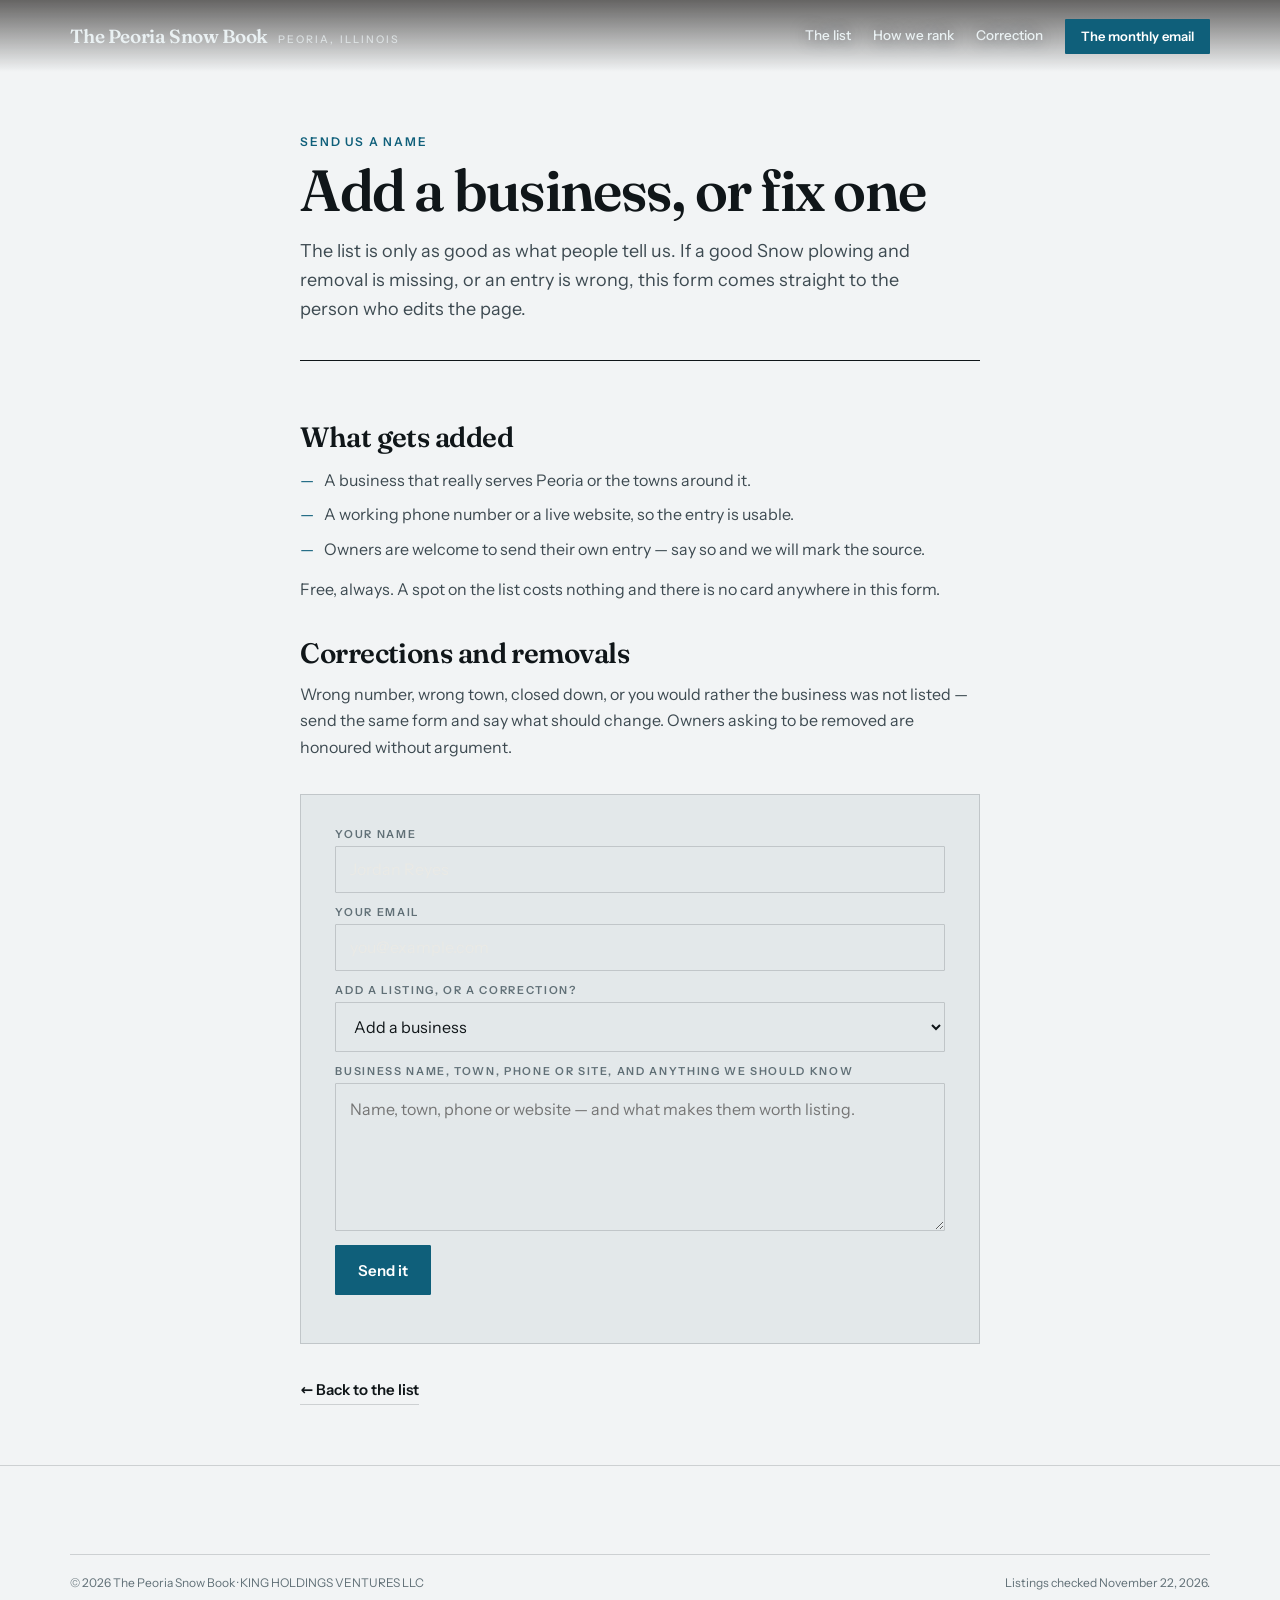
<file: add-a-listing/index.html>
<!doctype html>
<html lang="en">
<head>
<meta charset="utf-8">
<meta name="viewport" content="width=device-width, initial-scale=1">
<title>Add a listing or fix one | The Peoria Snow Book</title>
<meta name="description" content="Suggest a Snow plowing and removal for the Peoria guide, or send a correction to an existing entry.">
<link rel="canonical" href="https://kingworks-dev.github.io/peoria-snow-book/add-a-listing/">
<link rel="icon" href="../favicon.svg" type="image/svg+xml">
<link rel="stylesheet" href="../assets/site.css?v=1795374350">
<style>:root{--paper:#f2f4f5;--paper2:#e3e8ea;--ink:#101619;--ink2:#3d4a51;--ink3:#617077;--accent:#0f5f7a;--accent2:#15809f;--dark:#0d1417;--on-dark:#eaf1f3;--line:rgba(16,22,25,0.16);--line-2:rgba(16,22,25,0.08)}</style>
</head>
<body>
<header class="top solid" id="top">
  <a class="brand" href="../"><b>The Peoria Snow Book</b><span>Peoria, Illinois</span></a>
  <nav aria-label="Guide"><a href="../#list">The list</a><a href="../how-we-rank/">How we rank</a>
    <a href="#correction">Correction</a></nav>
  <a class="sub" href="../#newsletter">The monthly email</a>
</header>
<main class="page">
  <p class="u-cap">Send us a name</p>
  <h1>Add a business, or fix one</h1>
  <p class="deck">The list is only as good as what people tell us. If a good Snow plowing and removal is missing, or an entry is wrong, this form comes straight to the person who edits the page.</p>
  <div class="prose">
    <h2>What gets added</h2>
    <ul>
      <li>A business that really serves Peoria or the towns around it.</li>
      <li>A working phone number or a live website, so the entry is usable.</li>
      <li>Owners are welcome to send their own entry — say so and we will mark the source.</li>
    </ul>
    <p>Free, always. A spot on the list costs nothing and there is no card anywhere in this form.</p>
    <h2 id="correction">Corrections and removals</h2>
    <p>Wrong number, wrong town, closed down, or you would rather the business was not listed — send the same form and say what should change. Owners asking to be removed are honoured without argument.</p>
  </div>

  <div style="margin-top:34px;border:1px solid var(--line);background:var(--paper2);padding:clamp(20px,3.4vw,34px)">
    <form id="sform" data-slug="peoria-snow-book" novalidate style="display:grid;gap:14px">
      <div class="field" style="color:var(--ink)"><label for="aname" style="color:var(--ink3)">Your name</label>
        <input id="aname" name="name" autocomplete="name" required placeholder="Jordan Reyes" style="border-color:var(--line);color:var(--ink)"></div>
      <div class="field"><label for="aemail" style="color:var(--ink3)">Your email</label>
        <input id="aemail" name="email" type="email" autocomplete="email" required placeholder="you@example.com" style="border-color:var(--line);color:var(--ink)"></div>
      <div class="field"><label for="aservice" style="color:var(--ink3)">Add a listing, or a correction?</label>
        <select id="aservice" name="service" style="border-color:var(--line);color:var(--ink)">
          <option>Add a business</option>
          <option>Correction to an entry</option>
          <option>Remove a listing</option>
        </select></div>
      <div class="field"><label for="amsg" style="color:var(--ink3)">Business name, town, phone or site, and anything we should know</label>
        <textarea id="amsg" name="message" rows="5" required placeholder="Name, town, phone or website — and what makes them worth listing." style="background:transparent;border:1px solid var(--line);color:var(--ink);padding:13px 14px;font:400 16px/1.5 var(--f-body);border-radius:1px"></textarea></div>
      <input class="hp" name="website" tabindex="-1" autocomplete="off" aria-hidden="true">
      <button class="btn btn-solid" type="submit" data-label="Send it" style="justify-self:start">Send it</button>
      <p class="pol" id="serr" role="alert" style="color:var(--accent)"></p>
    </form>
    <p class="done" id="sdone" style="color:var(--ink)">Got it — thank you. Additions are reviewed by hand and the page is updated when the list changes.</p>
  </div>
  <a class="back" href="../">← Back to the list</a>
  <div style="height:60px"></div>
</main>
<footer>
  <div class="legal"><span>© <span id="yr">2026</span> The Peoria Snow Book · KING HOLDINGS VENTURES LLC</span>
    <span>Listings checked November 22, 2026.</span></div>
</footer>
<script src="../assets/site.js?v=1795374350" defer></script>
</body>
</html>
</file>
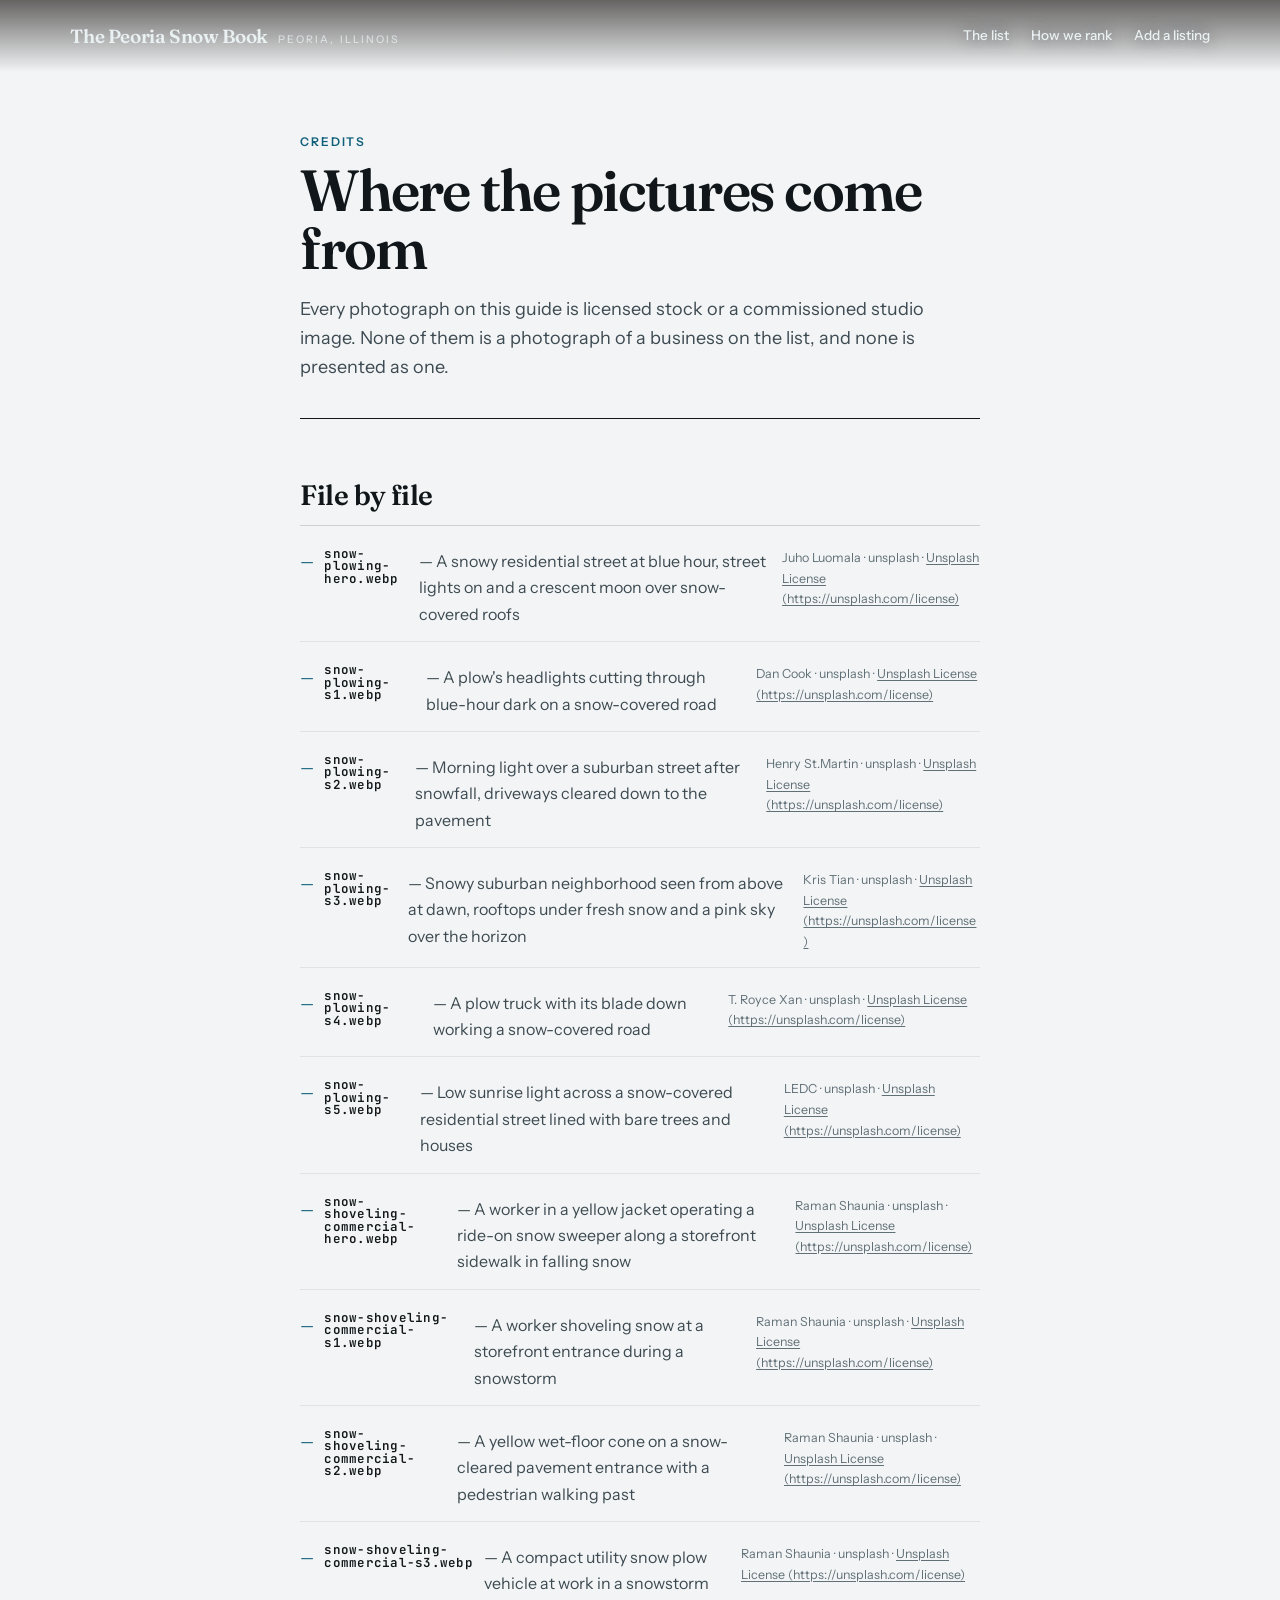
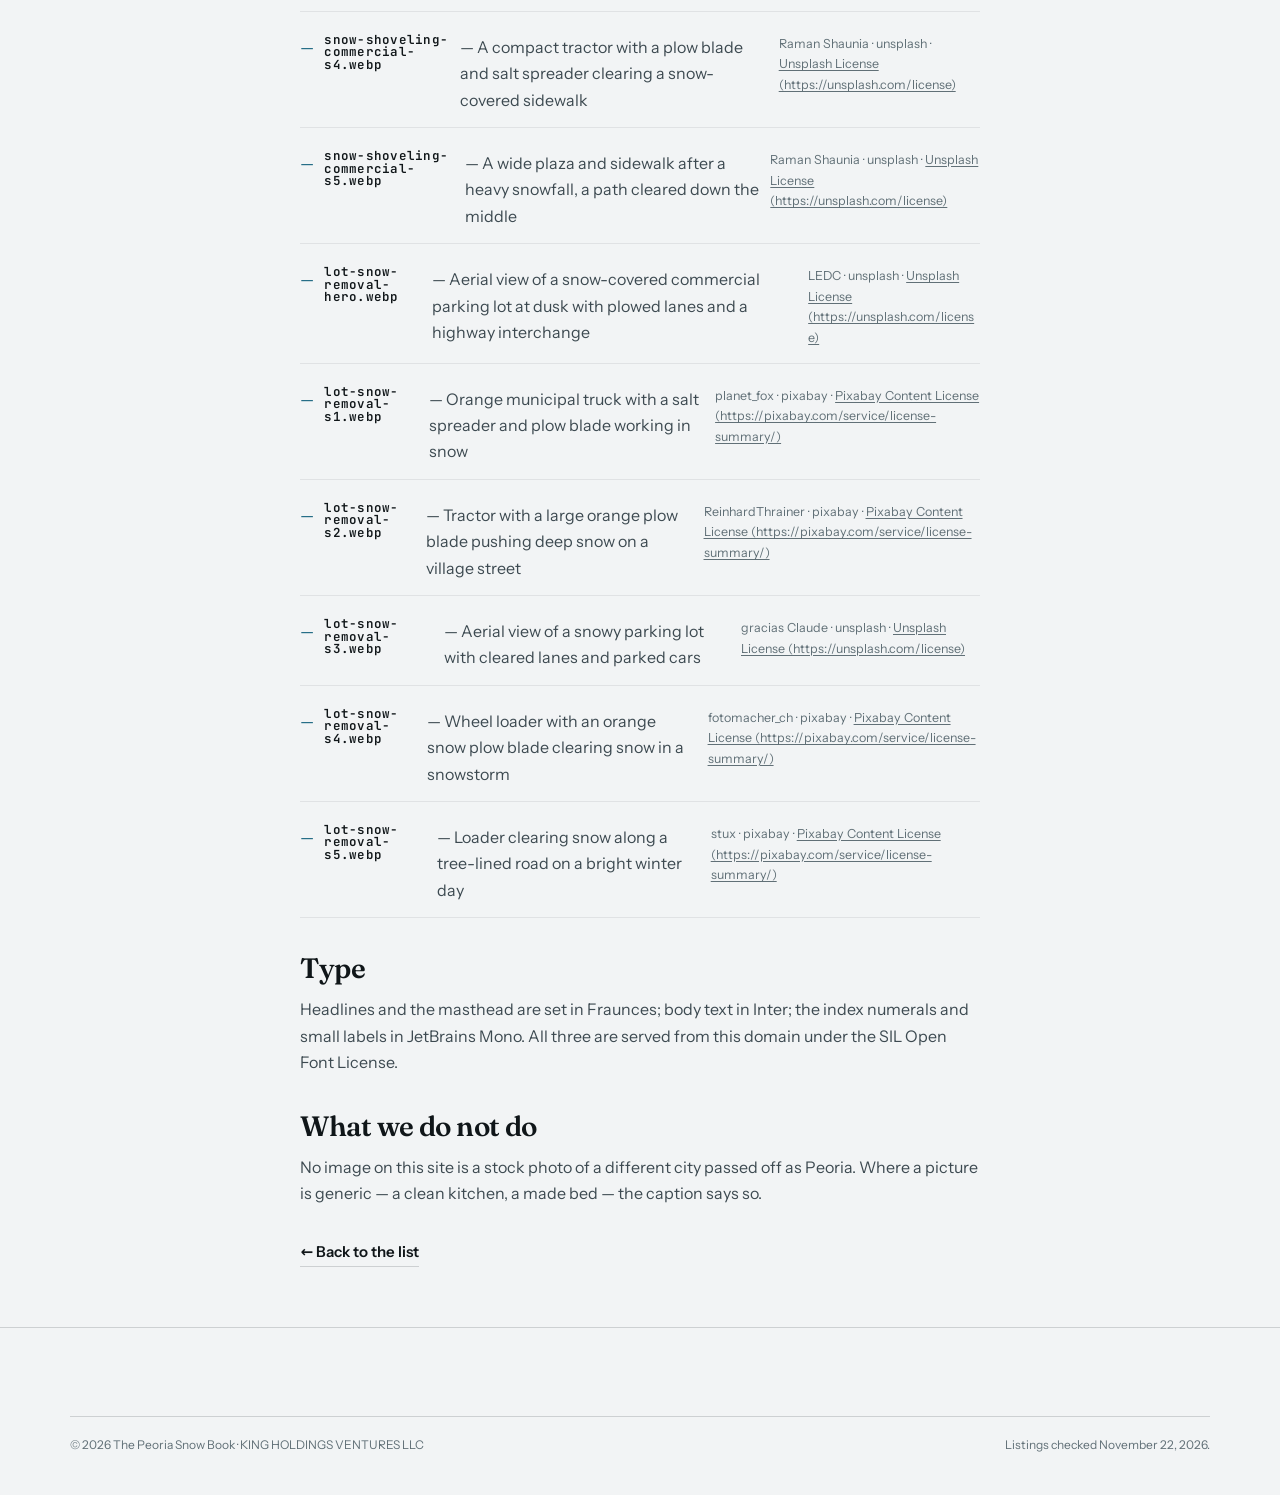
<file: credits/index.html>
<!doctype html>
<html lang="en">
<head>
<meta charset="utf-8">
<meta name="viewport" content="width=device-width, initial-scale=1">
<title>Photo credits | The Peoria Snow Book</title>
<meta name="description" content="Where the photographs on The Peoria Snow Book come from, file by file, with licence links.">
<link rel="canonical" href="https://kingworks-dev.github.io/peoria-snow-book/credits/">
<link rel="icon" href="../favicon.svg" type="image/svg+xml">
<link rel="stylesheet" href="../assets/site.css?v=1795374350">
<style>:root{--paper:#f2f4f5;--paper2:#e3e8ea;--ink:#101619;--ink2:#3d4a51;--ink3:#617077;--accent:#0f5f7a;--accent2:#15809f;--dark:#0d1417;--on-dark:#eaf1f3;--line:rgba(16,22,25,0.16);--line-2:rgba(16,22,25,0.08)}</style>
</head>
<body>
<header class="top solid" id="top">
  <a class="brand" href="../"><b>The Peoria Snow Book</b><span>Peoria, Illinois</span></a>
  <nav aria-label="Guide"><a href="../#list">The list</a><a href="../how-we-rank/">How we rank</a>
    <a href="../add-a-listing/">Add a listing</a></nav>
</header>
<main class="page">
  <p class="u-cap">Credits</p>
  <h1>Where the pictures come from</h1>
  <p class="deck">Every photograph on this guide is licensed stock or a commissioned studio image. None of them is a photograph of a business on the list, and none is presented as one.</p>
  <div class="prose">
    <h2>File by file</h2>
    <ul class="credit-list">
<li><b>snow-plowing-hero.webp</b> — A snowy residential street at blue hour, street lights on and a crescent moon over snow-covered roofs<br><span class="crumb">Juho Luomala · unsplash · <a href="https://unsplash.com/photos/a-snowy-street-with-a-house-in-the-background-pavl8Srfz1o?utm_source=king_media_rail&amp;utm_medium=referral" target="_blank" rel="noopener nofollow">Unsplash License (https://unsplash.com/license)</a></span></li>
<li><b>snow-plowing-s1.webp</b> — A plow&#x27;s headlights cutting through blue-hour dark on a snow-covered road<br><span class="crumb">Dan Cook · unsplash · <a href="https://unsplash.com/photos/vehicle-on-snow-covered-road-at-nighttime-Qdbzh5KJWTo?utm_source=king_media_rail&amp;utm_medium=referral" target="_blank" rel="noopener nofollow">Unsplash License (https://unsplash.com/license)</a></span></li>
<li><b>snow-plowing-s2.webp</b> — Morning light over a suburban street after snowfall, driveways cleared down to the pavement<br><span class="crumb">Henry St.Martin · unsplash · <a href="https://unsplash.com/photos/aerial-view-of-a-suburban-neighborhood-with-houses-and-snow-QFmfen6KjD8?utm_source=king_media_rail&amp;utm_medium=referral" target="_blank" rel="noopener nofollow">Unsplash License (https://unsplash.com/license)</a></span></li>
<li><b>snow-plowing-s3.webp</b> — Snowy suburban neighborhood seen from above at dawn, rooftops under fresh snow and a pink sky over the horizon<br><span class="crumb">Kris Tian · unsplash · <a href="https://unsplash.com/photos/snowy-suburban-neighborhood-at-dawn-with-pink-sky-IdLHwNLOf_o?utm_source=king_media_rail&amp;utm_medium=referral" target="_blank" rel="noopener nofollow">Unsplash License (https://unsplash.com/license)</a></span></li>
<li><b>snow-plowing-s4.webp</b> — A plow truck with its blade down working a snow-covered road<br><span class="crumb">T. Royce Xan · unsplash · <a href="https://unsplash.com/photos/a-truck-driving-down-a-snow-covered-road-KH-hiyX4_eo?utm_source=king_media_rail&amp;utm_medium=referral" target="_blank" rel="noopener nofollow">Unsplash License (https://unsplash.com/license)</a></span></li>
<li><b>snow-plowing-s5.webp</b> — Low sunrise light across a snow-covered residential street lined with bare trees and houses<br><span class="crumb">LEDC · unsplash · <a href="https://unsplash.com/photos/snow-covered-street-in-a-quiet-residential-neighborhood-eaRy6xxjxcg?utm_source=king_media_rail&amp;utm_medium=referral" target="_blank" rel="noopener nofollow">Unsplash License (https://unsplash.com/license)</a></span></li>
<li><b>snow-shoveling-commercial-hero.webp</b> — A worker in a yellow jacket operating a ride-on snow sweeper along a storefront sidewalk in falling snow<br><span class="crumb">Raman Shaunia · unsplash · <a href="https://unsplash.com/photos/wMQhjXQ1MRA?utm_source=king_media_rail&amp;utm_medium=referral" target="_blank" rel="noopener nofollow">Unsplash License (https://unsplash.com/license)</a></span></li>
<li><b>snow-shoveling-commercial-s1.webp</b> — A worker shoveling snow at a storefront entrance during a snowstorm<br><span class="crumb">Raman Shaunia · unsplash · <a href="https://unsplash.com/photos/man-shoveling-snow-in-front-of-store-during-a-snowstorm-LXnnSIuEwzc?utm_source=king_media_rail&amp;utm_medium=referral" target="_blank" rel="noopener nofollow">Unsplash License (https://unsplash.com/license)</a></span></li>
<li><b>snow-shoveling-commercial-s2.webp</b> — A yellow wet-floor cone on a snow-cleared pavement entrance with a pedestrian walking past<br><span class="crumb">Raman Shaunia · unsplash · <a href="https://unsplash.com/photos/a-person-walks-past-a-wet-floor-sign-in-snow-_tUM18IprNc?utm_source=king_media_rail&amp;utm_medium=referral" target="_blank" rel="noopener nofollow">Unsplash License (https://unsplash.com/license)</a></span></li>
<li><b>snow-shoveling-commercial-s3.webp</b> — A compact utility snow plow vehicle at work in a snowstorm<br><span class="crumb">Raman Shaunia · unsplash · <a href="https://unsplash.com/photos/a-snowplow-clearing-snow-in-a-city-at-night-2g54U5oxBZ4?utm_source=king_media_rail&amp;utm_medium=referral" target="_blank" rel="noopener nofollow">Unsplash License (https://unsplash.com/license)</a></span></li>
<li><b>snow-shoveling-commercial-s4.webp</b> — A compact tractor with a plow blade and salt spreader clearing a snow-covered sidewalk<br><span class="crumb">Raman Shaunia · unsplash · <a href="https://unsplash.com/photos/ZJ6qKS-Cv34?utm_source=king_media_rail&amp;utm_medium=referral" target="_blank" rel="noopener nofollow">Unsplash License (https://unsplash.com/license)</a></span></li>
<li><b>snow-shoveling-commercial-s5.webp</b> — A wide plaza and sidewalk after a heavy snowfall, a path cleared down the middle<br><span class="crumb">Raman Shaunia · unsplash · <a href="https://unsplash.com/photos/city-street-covered-in-snow-during-a-blizzard-ia4-P4fdZcg?utm_source=king_media_rail&amp;utm_medium=referral" target="_blank" rel="noopener nofollow">Unsplash License (https://unsplash.com/license)</a></span></li>
<li><b>lot-snow-removal-hero.webp</b> — Aerial view of a snow-covered commercial parking lot at dusk with plowed lanes and a highway interchange<br><span class="crumb">LEDC · unsplash · <a href="https://unsplash.com/photos/NHrNawaxRto" target="_blank" rel="noopener nofollow">Unsplash License (https://unsplash.com/license)</a></span></li>
<li><b>lot-snow-removal-s1.webp</b> — Orange municipal truck with a salt spreader and plow blade working in snow<br><span class="crumb">planet_fox · pixabay · <a href="https://pixabay.com/photos/snow-plough-snow-road-winter-5895336/" target="_blank" rel="noopener nofollow">Pixabay Content License (https://pixabay.com/service/license-summary/)</a></span></li>
<li><b>lot-snow-removal-s2.webp</b> — Tractor with a large orange plow blade pushing deep snow on a village street<br><span class="crumb">ReinhardThrainer · pixabay · <a href="https://pixabay.com/photos/snow-plow-clearance-service-snow-4602073/" target="_blank" rel="noopener nofollow">Pixabay Content License (https://pixabay.com/service/license-summary/)</a></span></li>
<li><b>lot-snow-removal-s3.webp</b> — Aerial view of a snowy parking lot with cleared lanes and parked cars<br><span class="crumb">gracias Claude · unsplash · <a href="https://unsplash.com/photos/Il1r2uLhK-c" target="_blank" rel="noopener nofollow">Unsplash License (https://unsplash.com/license)</a></span></li>
<li><b>lot-snow-removal-s4.webp</b> — Wheel loader with an orange snow plow blade clearing snow in a snowstorm<br><span class="crumb">fotomacher_ch · pixabay · <a href="https://pixabay.com/photos/snow-winter-transport-system-3119721/" target="_blank" rel="noopener nofollow">Pixabay Content License (https://pixabay.com/service/license-summary/)</a></span></li>
<li><b>lot-snow-removal-s5.webp</b> — Loader clearing snow along a tree-lined road on a bright winter day<br><span class="crumb">stux · pixabay · <a href="https://pixabay.com/photos/road-avenue-clearing-vehicle-winter-3974621/" target="_blank" rel="noopener nofollow">Pixabay Content License (https://pixabay.com/service/license-summary/)</a></span></li>
    </ul>
    <h2>Type</h2>
    <p>Headlines and the masthead are set in Fraunces; body text in Inter; the index numerals and small labels in JetBrains Mono. All three are served from this domain under the SIL Open Font License.</p>
    <h2>What we do not do</h2>
    <p>No image on this site is a stock photo of a different city passed off as Peoria. Where a picture is generic — a clean kitchen, a made bed — the caption says so.</p>
  </div>
  <a class="back" href="../">← Back to the list</a>
  <div style="height:60px"></div>
</main>
<footer>
  <div class="legal"><span>© <span id="yr">2026</span> The Peoria Snow Book · KING HOLDINGS VENTURES LLC</span>
    <span>Listings checked November 22, 2026.</span></div>
</footer>
<script src="../assets/site.js?v=1795374350" defer></script>
</body>
</html>
</file>
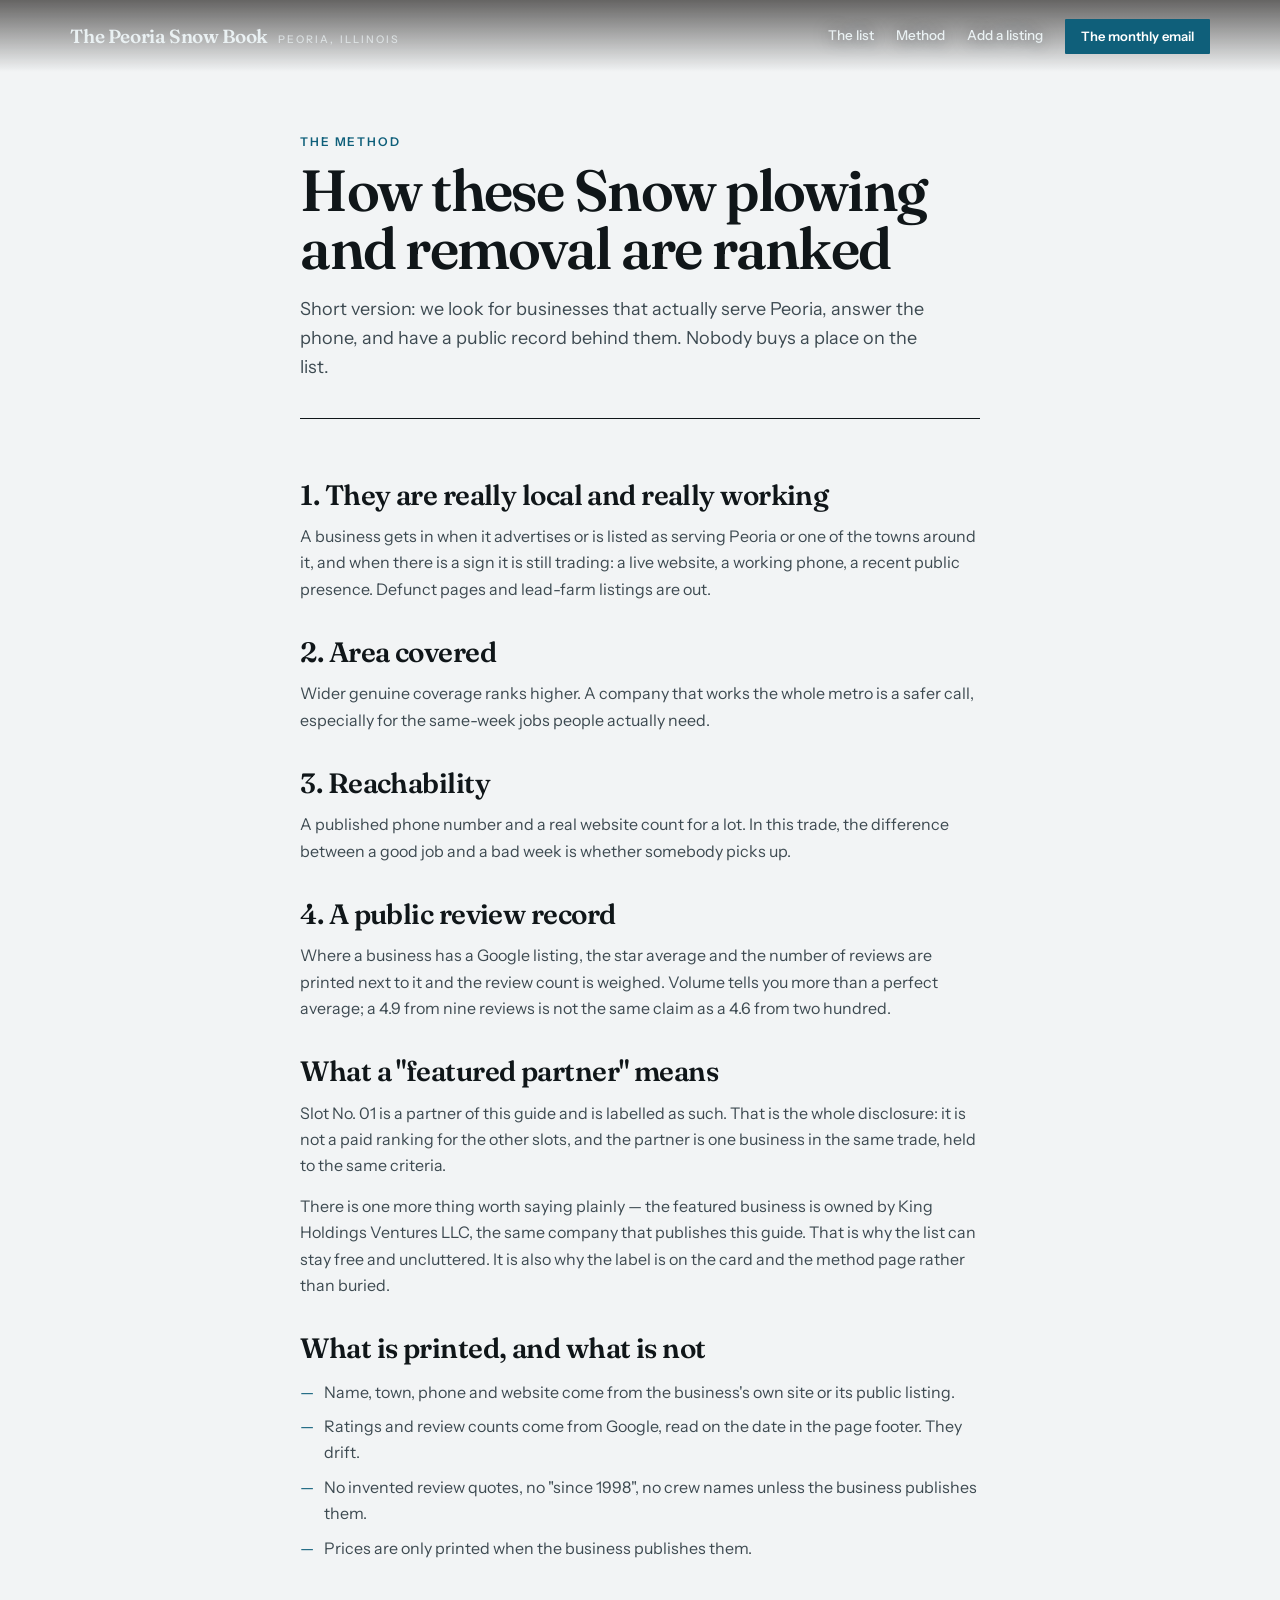
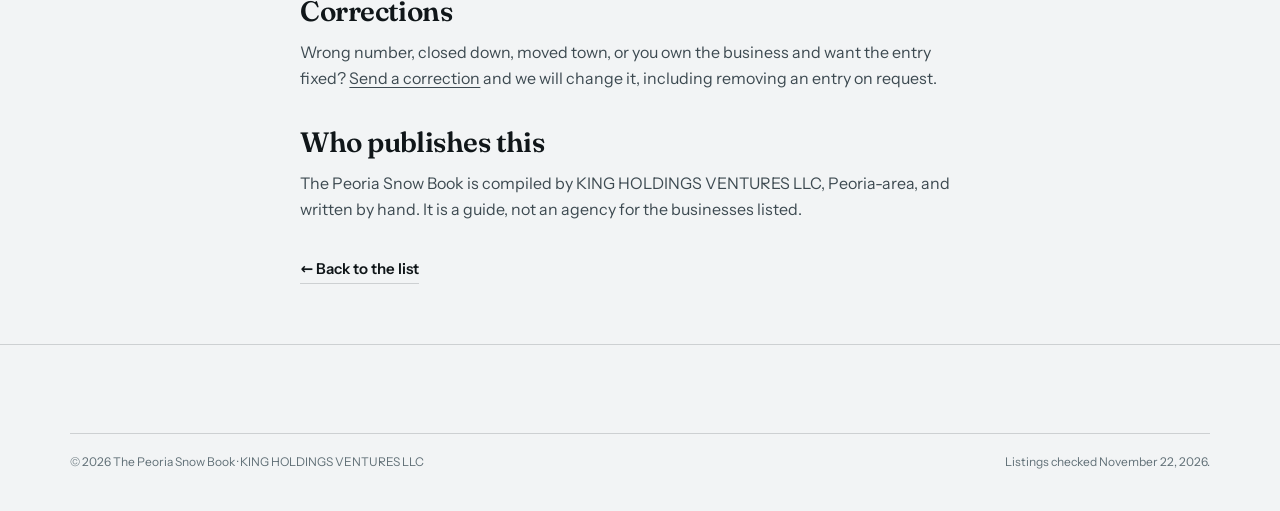
<file: how-we-rank/index.html>
<!doctype html>
<html lang="en">
<head>
<meta charset="utf-8">
<meta name="viewport" content="width=device-width, initial-scale=1">
<title>How we rank Snow plowing and removal in Peoria | The Peoria Snow Book</title>
<meta name="description" content="The criteria behind the The Peoria Snow Book ranking, what a featured partner is, and how to correct an entry.">
<link rel="canonical" href="https://kingworks-dev.github.io/peoria-snow-book/how-we-rank/">
<link rel="icon" href="../favicon.svg" type="image/svg+xml">
<link rel="stylesheet" href="../assets/site.css?v=1795374350">
<style>:root{--paper:#f2f4f5;--paper2:#e3e8ea;--ink:#101619;--ink2:#3d4a51;--ink3:#617077;--accent:#0f5f7a;--accent2:#15809f;--dark:#0d1417;--on-dark:#eaf1f3;--line:rgba(16,22,25,0.16);--line-2:rgba(16,22,25,0.08)}</style>
</head>
<body>
<header class="top solid" id="top">
  <a class="brand" href="../"><b>The Peoria Snow Book</b><span>Peoria, Illinois</span></a>
  <nav aria-label="Guide"><a href="../#list">The list</a><a href="../#method">Method</a>
    <a href="../add-a-listing/">Add a listing</a></nav>
  <a class="sub" href="../#newsletter">The monthly email</a>
</header>
<main class="page">
  <p class="u-cap">The method</p>
  <h1>How these Snow plowing and removal are ranked</h1>
  <p class="deck">Short version: we look for businesses that actually serve Peoria, answer the phone, and have a public record behind them. Nobody buys a place on the list.</p>
  <div class="prose">
    <h2>1. They are really local and really working</h2>
    <p>A business gets in when it advertises or is listed as serving Peoria or one of the towns around it, and when there is a sign it is still trading: a live website, a working phone, a recent public presence. Defunct pages and lead-farm listings are out.</p>
    <h2>2. Area covered</h2>
    <p>Wider genuine coverage ranks higher. A company that works the whole metro is a safer call, especially for the same-week jobs people actually need.</p>
    <h2>3. Reachability</h2>
    <p>A published phone number and a real website count for a lot. In this trade, the difference between a good job and a bad week is whether somebody picks up.</p>
    <h2>4. A public review record</h2>
    <p>Where a business has a Google listing, the star average and the number of reviews are printed next to it and the review count is weighed. Volume tells you more than a perfect average; a 4.9 from nine reviews is not the same claim as a 4.6 from two hundred.</p>
    <h2>What a "featured partner" means</h2>
    <p>Slot No. 01 is a partner of this guide and is labelled as such. That is the whole disclosure: it is not a paid ranking for the other slots, and the partner is one business in the same trade, held to the same criteria.</p>
    <p>There is one more thing worth saying plainly — the featured business is owned by King Holdings Ventures LLC, the same company that publishes this guide. That is why the list can stay free and uncluttered. It is also why the label is on the card and the method page rather than buried.</p>
    <h2>What is printed, and what is not</h2>
    <ul>
      <li>Name, town, phone and website come from the business's own site or its public listing.</li>
      <li>Ratings and review counts come from Google, read on the date in the page footer. They drift.</li>
      <li>No invented review quotes, no "since 1998", no crew names unless the business publishes them.</li>
      <li>Prices are only printed when the business publishes them.</li>
    </ul>
    <h2>Corrections</h2>
    <p>Wrong number, closed down, moved town, or you own the business and want the entry fixed? <a href="../add-a-listing/#correction">Send a correction</a> and we will change it, including removing an entry on request.</p>
    <h2>Who publishes this</h2>
    <p>The Peoria Snow Book is compiled by KING HOLDINGS VENTURES LLC, Peoria-area, and written by hand. It is a guide, not an agency for the businesses listed.</p>
  </div>
  <a class="back" href="../">← Back to the list</a>
  <div style="height:60px"></div>
</main>
<footer>
  <div class="legal"><span>© <span id="yr">2026</span> The Peoria Snow Book · KING HOLDINGS VENTURES LLC</span>
    <span>Listings checked November 22, 2026.</span></div>
</footer>
<script src="../assets/site.js?v=1795374350" defer></script>
</body>
</html>
</file>
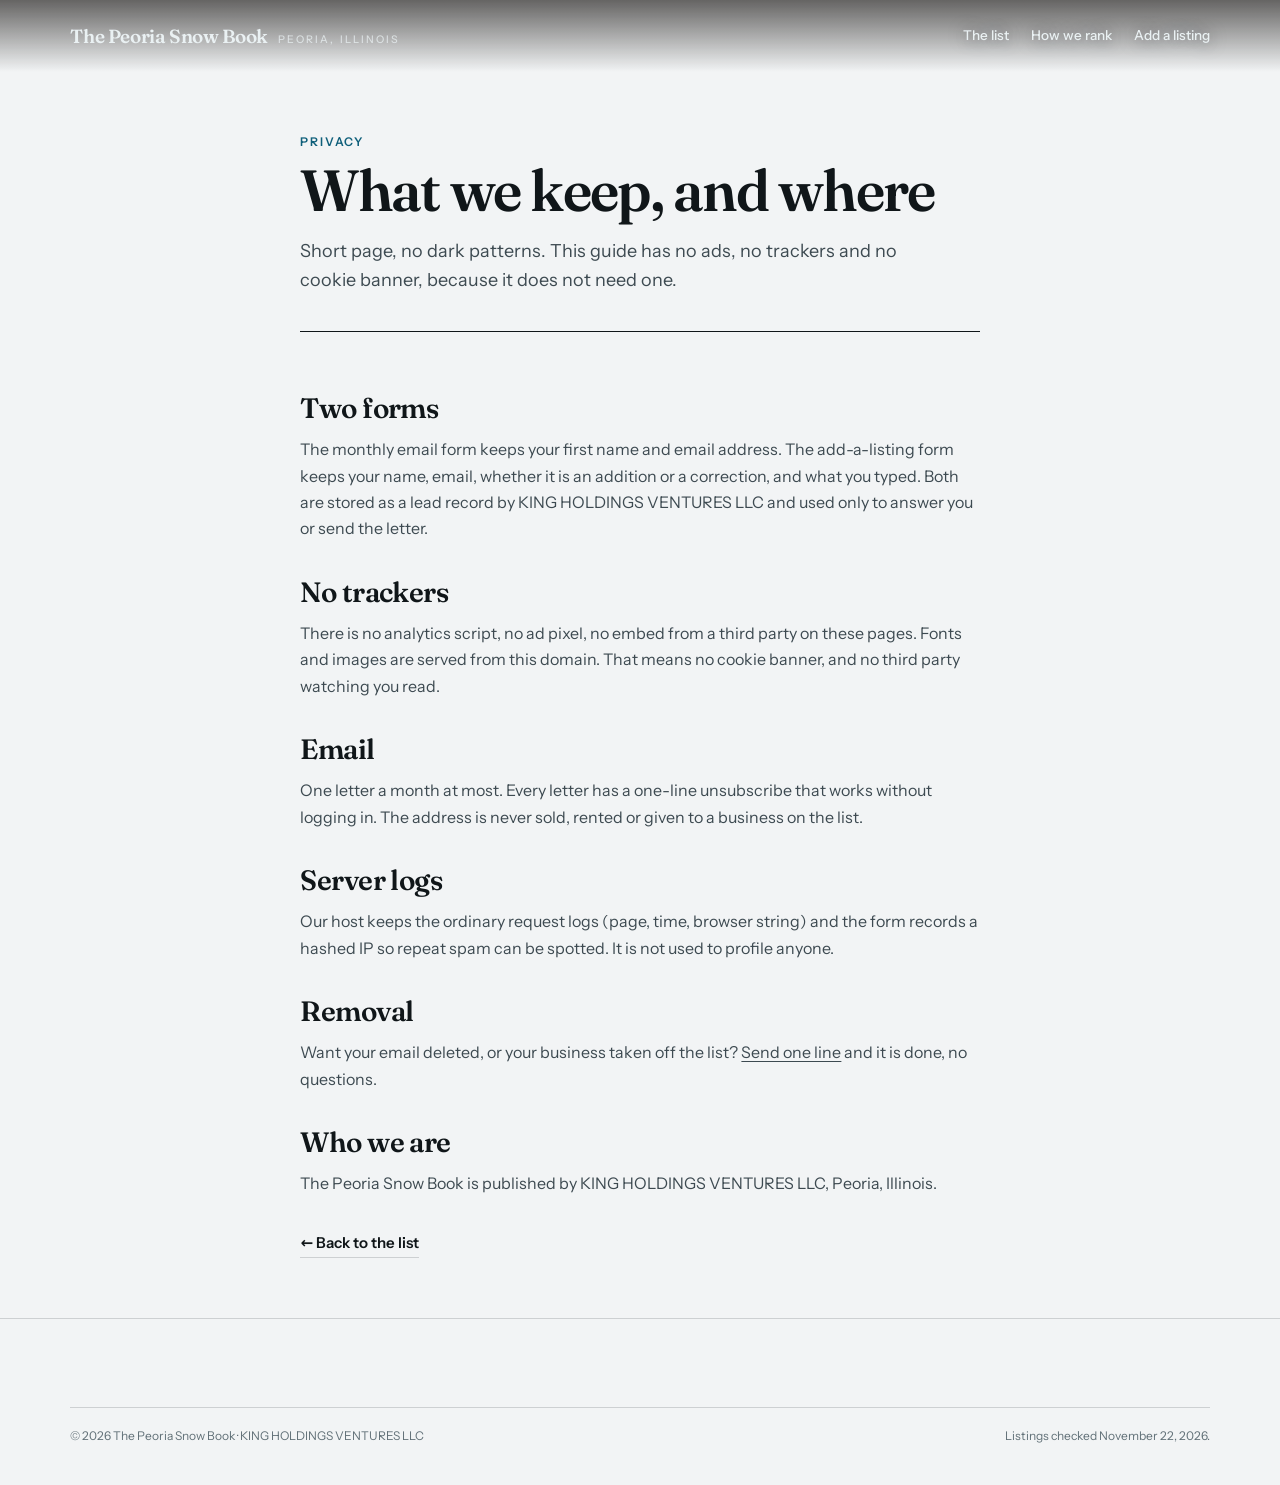
<file: privacy/index.html>
<!doctype html>
<html lang="en">
<head>
<meta charset="utf-8">
<meta name="viewport" content="width=device-width, initial-scale=1">
<title>Privacy | The Peoria Snow Book</title>
<meta name="description" content="What The Peoria Snow Book collects: the monthly email address, the add-a-listing form, and nothing else.">
<link rel="canonical" href="https://kingworks-dev.github.io/peoria-snow-book/privacy/">
<link rel="icon" href="../favicon.svg" type="image/svg+xml">
<link rel="stylesheet" href="../assets/site.css?v=1795374350">
<style>:root{--paper:#f2f4f5;--paper2:#e3e8ea;--ink:#101619;--ink2:#3d4a51;--ink3:#617077;--accent:#0f5f7a;--accent2:#15809f;--dark:#0d1417;--on-dark:#eaf1f3;--line:rgba(16,22,25,0.16);--line-2:rgba(16,22,25,0.08)}</style>
</head>
<body>
<header class="top solid" id="top">
  <a class="brand" href="../"><b>The Peoria Snow Book</b><span>Peoria, Illinois</span></a>
  <nav aria-label="Guide"><a href="../#list">The list</a><a href="../how-we-rank/">How we rank</a>
    <a href="../add-a-listing/">Add a listing</a></nav>
</header>
<main class="page">
  <p class="u-cap">Privacy</p>
  <h1>What we keep, and where</h1>
  <p class="deck">Short page, no dark patterns. This guide has no ads, no trackers and no cookie banner, because it does not need one.</p>
  <div class="prose">
    <h2>Two forms</h2>
    <p>The monthly email form keeps your first name and email address. The add-a-listing form keeps your name, email, whether it is an addition or a correction, and what you typed. Both are stored as a lead record by KING HOLDINGS VENTURES LLC and used only to answer you or send the letter.</p>
    <h2>No trackers</h2>
    <p>There is no analytics script, no ad pixel, no embed from a third party on these pages. Fonts and images are served from this domain. That means no cookie banner, and no third party watching you read.</p>
    <h2>Email</h2>
    <p>One letter a month at most. Every letter has a one-line unsubscribe that works without logging in. The address is never sold, rented or given to a business on the list.</p>
    <h2>Server logs</h2>
    <p>Our host keeps the ordinary request logs (page, time, browser string) and the form records a hashed IP so repeat spam can be spotted. It is not used to profile anyone.</p>
    <h2>Removal</h2>
    <p>Want your email deleted, or your business taken off the list? <a href="../add-a-listing/#correction">Send one line</a> and it is done, no questions.</p>
    <h2>Who we are</h2>
    <p>The Peoria Snow Book is published by KING HOLDINGS VENTURES LLC, Peoria, Illinois.</p>
  </div>
  <a class="back" href="../">← Back to the list</a>
  <div style="height:60px"></div>
</main>
<footer>
  <div class="legal"><span>© <span id="yr">2026</span> The Peoria Snow Book · KING HOLDINGS VENTURES LLC</span>
    <span>Listings checked November 22, 2026.</span></div>
</footer>
<script src="../assets/site.js?v=1795374350" defer></script>
</body>
</html>
</file>
<file: assets/site.css>
@font-face{font-family:"Fraunces";src:url(fonts/fraunces.woff2) format("woff2");font-weight:100 900;font-style:normal;font-display:swap}
@font-face{font-family:"Fraunces";src:url(fonts/fraunces-italic.woff2) format("woff2");font-weight:100 900;font-style:italic;font-display:swap}
@font-face{font-family:"Instrument Sans";src:url(fonts/instrument-sans.woff2) format("woff2");font-weight:100 900;font-style:normal;font-display:swap}
@font-face{font-family:"JetBrains Mono";src:url(fonts/jetbrains-mono.woff2) format("woff2");font-weight:100 900;font-style:normal;font-display:swap}
@font-face{font-family:"Serif Fallback";src:local("Georgia"),local("Times New Roman");size-adjust:96%;ascent-override:94%}

:root{
  --ease:cubic-bezier(.16,1,.3,1);
  --pad:clamp(18px,5.5vw,88px);--sec:clamp(72px,11vh,140px);
  --f-display:"Fraunces","Serif Fallback",Georgia,serif;
  --f-body:"Instrument Sans",system-ui,-apple-system,"Segoe UI",sans-serif;
  --f-mono:"JetBrains Mono",ui-monospace,monospace;
}
/* palette tokens come from the record, written inline by the builder */
:root{--paper:#f6f1e7;--paper2:#ece3d3;--ink:#191512;--ink2:#4a4038;--ink3:#6f6357;--accent:#8c2f24;--accent2:#b8443a;--dark:#14100d;--on-dark:#f4ece1;--line:rgba(25,21,18,.16);--line-2:rgba(25,21,18,.08)}
*,*::before,*::after{box-sizing:border-box}
html{-webkit-text-size-adjust:100%;scroll-padding-top:86px}
body{margin:0;background:var(--paper);color:var(--ink);font:400 17.5px/1.6 var(--f-body);overflow-x:hidden;-webkit-font-smoothing:antialiased}
img{display:block;max-width:100%;height:auto}
a{color:inherit;text-underline-offset:3px}
h1,h2,h3,h4,p,ol,ul,figure,blockquote{margin:0}
ol,ul{padding:0;list-style:none}
.skip{position:absolute;left:-9999px;background:var(--ink);color:var(--paper);padding:10px 14px;z-index:99}
.skip:focus{left:8px;top:8px}
:focus-visible{outline:2.5px solid var(--accent2);outline-offset:3px}

.u-cap{font:600 12px/1.2 var(--f-body);letter-spacing:.15em;text-transform:uppercase}
.mono{font-family:var(--f-mono);font-variant-numeric:tabular-nums}
.grid-rule{height:1px;background:var(--line);border:0;margin:0}
.rise{opacity:0;transform:translateY(22px);transition:opacity .8s var(--ease),transform .9s var(--ease)}
.rise.in{opacity:1;transform:none}

/* masthead */
.top{position:fixed;inset:0 0 auto;z-index:40;display:flex;align-items:center;gap:14px;height:72px;padding:0 var(--pad);
  color:var(--on-dark);background:linear-gradient(rgba(15,12,10,.62),rgba(15,12,10,0));transition:background .4s var(--ease),height .4s var(--ease),color .4s var(--ease)}
.top.solid{background:var(--dark);height:62px;color:var(--on-dark);box-shadow:0 1px 0 rgba(255,255,255,.08)}
.brand{display:flex;align-items:baseline;gap:10px;text-decoration:none;min-width:0}
.brand b{font:600 19px/1 var(--f-display);letter-spacing:-.02em;white-space:nowrap;overflow:hidden;text-overflow:ellipsis}
.brand span{font:500 10.5px/1 var(--f-body);letter-spacing:.2em;text-transform:uppercase;opacity:.72;white-space:nowrap}
.top nav{display:flex;gap:22px;margin-left:auto;font:500 13.5px/1 var(--f-body)}
.top nav a{text-decoration:none;padding:8px 0;border-bottom:1px solid transparent;white-space:nowrap;text-shadow:0 1px 16px rgba(0,0,0,.5)}
.top nav a:hover{border-color:currentColor}
.top .sub{display:none}
@media (min-width:900px){.top .sub{display:inline-flex;align-items:center;gap:8px;margin-left:8px;background:var(--accent);color:#fff;
  font:600 13px/1 var(--f-body);padding:11px 16px;text-decoration:none;border-radius:1px;white-space:nowrap}}
.top .sub:hover{background:var(--accent2)}

/* scroll progress */
.sprog{position:fixed;left:0;top:0;height:2px;width:0;background:var(--accent2);z-index:90;pointer-events:none;
  transition:width .12s linear;mix-blend-mode:screen}
/* hero */
.hero{position:relative;min-height:100svh;display:flex;flex-direction:column;justify-content:flex-end;
  padding:120px var(--pad) clamp(54px,9vh,96px);color:var(--on-dark);isolation:isolate;overflow:hidden;background:var(--dark)}
.hero-art{position:absolute;inset:0 -13% 0;z-index:-2;will-change:transform}
.hero-img{position:absolute;inset:0;width:100%;height:100%;object-fit:cover;object-position:var(--pos,50% 45%);
  animation:push 42s linear forwards;filter:saturate(1.08) contrast(1.04) brightness(1.17)}
@keyframes push{from{transform:scale(1.03)}to{transform:scale(1.14)}}
.hero::after{content:"";position:absolute;inset:0;z-index:-1;
  background:linear-gradient(180deg,rgba(12,9,7,.40) 0%,rgba(12,9,7,.02) 28%,rgba(12,9,7,.52) 68%,rgba(12,9,7,.95) 100%),
    linear-gradient(90deg,rgba(12,9,7,.7) 0%,rgba(12,9,7,.32) 34%,rgba(12,9,7,0) 62%)}
.hero-in{position:relative;max-width:660px}
.hero .kicker{display:flex;flex-wrap:wrap;gap:10px 14px;align-items:center;font:600 11.5px/1 var(--f-body);
  letter-spacing:.18em;text-transform:uppercase;margin-bottom:22px;color:rgba(244,236,225,.9)}
.hero .kicker i{width:22px;height:1px;background:var(--accent2);display:block}
.hero h1{font:600 clamp(34px,6.6vw,86px)/.94 var(--f-display);letter-spacing:-.035em;max-width:17ch;text-wrap:balance;
  text-shadow:0 2px 30px rgba(0,0,0,.3)}
.hero h1 em{font-style:italic;font-weight:400;color:#ffd9cf}
.hero .deck{max-width:50ch;margin-top:26px;font-size:clamp(16.5px,1.5vw,20px);color:rgba(244,236,225,.9)}
.hero .byline{margin-top:30px;padding-top:18px;border-top:1px solid rgba(244,236,225,.28);display:flex;flex-wrap:wrap;
  gap:8px 26px;font:500 12px/1.4 var(--f-body);letter-spacing:.08em;text-transform:uppercase;color:rgba(244,236,225,.72)}
.hero .byline b{color:#fff;font-weight:600}

/* ticker */
.ticker{background:var(--dark);color:var(--on-dark);border-top:1px solid rgba(244,236,225,.16);padding:13px 0;overflow:hidden;position:relative}
.ticker::before,.ticker::after{content:"";position:absolute;top:0;bottom:0;width:64px;z-index:2;pointer-events:none}
.ticker::before{left:0;background:linear-gradient(90deg,var(--dark) 12%,rgba(0,0,0,0))}
.ticker::after{right:0;background:linear-gradient(270deg,var(--dark) 12%,rgba(0,0,0,0))}
.ticker ul{display:flex;gap:0;width:max-content;animation:slide 46s linear infinite}
.ticker li{font:500 12px/1 var(--f-mono);letter-spacing:.16em;text-transform:uppercase;padding:0 18px;opacity:.8;white-space:nowrap}
.ticker li::after{content:"◆";margin-left:18px;color:var(--accent2);opacity:.8}
@keyframes slide{to{transform:translateX(-50%)}}
@media (prefers-reduced-motion:reduce){.ticker ul{animation:none}.hero-img{animation:none}.rise{opacity:1;transform:none}}

/* shell */
.shell{padding:var(--sec) var(--pad) clamp(96px,15vh,190px);max-width:1180px;margin:0 auto}
.lede{display:grid;gap:clamp(28px,5vw,64px);grid-template-columns:minmax(0,1fr)}
@media (min-width:860px){.lede{grid-template-columns:minmax(0,1.55fr) minmax(0,.9fr);align-items:start}}
.lede p{font-size:clamp(18px,1.7vw,21px);line-height:1.62;max-width:44ch}
.lede p+p{margin-top:18px}
.lede .drop::first-letter{font:600 62px/.82 var(--f-display);float:left;padding:6px 10px 0 0;color:var(--accent)}
.note{border:1px solid var(--line);background:var(--paper2);padding:22px}
.note h2{font:600 11.5px/1 var(--f-body);letter-spacing:.16em;text-transform:uppercase;margin-bottom:12px;color:var(--accent)}
.note p{font-size:15px;line-height:1.55;color:var(--ink2)}
.note a{font-weight:600;display:inline-block;margin-top:12px;font-size:14px;color:var(--ink)}

/* section head */
.sh{display:grid;grid-template-columns:minmax(0,1fr);gap:14px;align-items:end;padding-top:var(--sec);margin-bottom:clamp(26px,4vh,44px);border-top:1px solid var(--line)}
.sh .u-cap{color:var(--accent)}
.sh h2{font:600 clamp(29px,4.4vw,60px)/.99 var(--f-display);letter-spacing:-.03em;max-width:20ch}
.sh p{max-width:54ch;color:var(--ink2);font-size:16px}
@media (min-width:860px){.sh{grid-template-columns:minmax(0,1fr) minmax(0,26ch)}}

/* featured partner */
.feat{display:grid;grid-template-columns:minmax(0,1fr);background:var(--dark);color:var(--on-dark)}
@media (min-width:820px){.feat{grid-template-columns:minmax(0,.92fr) minmax(0,1.08fr)}}
.feat-art{position:relative;min-height:250px;overflow:hidden;aspect-ratio:4/3}
@media (min-width:820px){.feat-art{min-height:0}}
.feat-art img{position:absolute;inset:0;width:100%;height:100%;object-fit:cover}
.feat-badge{position:absolute;top:0;left:0;background:var(--accent);color:#fff;padding:9px 14px;
  font:700 10.5px/1 var(--f-body);letter-spacing:.2em;text-transform:uppercase}
.feat-cap{border-top:1px solid rgba(244,236,225,.22);padding:16px 22px 22px;margin:0;
  font:500 12.5px/1.6 var(--f-body);letter-spacing:.03em;color:rgba(244,236,225,.66);background:var(--dark)}
.feat-body{padding:clamp(24px,4vw,46px);display:flex;flex-direction:column;gap:16px}
.feat-body .u-cap{color:#f0a99c}
.feat-body h3{font:600 clamp(26px,3.6vw,44px)/1.02 var(--f-display);letter-spacing:-.025em}
.feat-body h3 a{text-decoration:none}
.feat-body p{color:rgba(244,236,225,.88);font-size:16.5px;max-width:46ch}
.feat-body p+p{margin-top:10px}
.feat-body ul{display:flex;flex-wrap:wrap;gap:8px}
.feat-body ul li{border:1px solid rgba(244,236,225,.3);padding:7px 12px;font:500 12.5px/1.15 var(--f-body);letter-spacing:.02em;color:rgba(244,236,225,.9)}
.feat-why{border-top:1px solid rgba(244,236,225,.24);padding-top:16px;font-size:14.5px;color:rgba(244,236,225,.78);
  display:grid;gap:2px 26px}
@media (min-width:620px){.feat-why{grid-template-columns:repeat(2,minmax(0,1fr))}}
.feat-why li{display:flex;gap:0;margin-top:6px;background:none;border:0;padding:0;font-size:14.5px}
.feat-actions{display:flex;flex-wrap:wrap;gap:12px;margin-top:auto;padding-top:14px}
.feat-actions .btn{min-height:58px;padding:0 30px;font-size:16px}
.feat-actions .btn-ghost{font-size:15.5px}
.btn{display:inline-flex;align-items:center;justify-content:center;min-height:50px;padding:0 22px;text-decoration:none;
  font:600 15px/1 var(--f-body);border:1.5px solid transparent;border-radius:1px;transition:background .2s,color .2s,border-color .2s}
.btn-solid{background:var(--accent);color:#fff;border-color:var(--accent)}
.btn-solid:hover{background:var(--accent2);border-color:var(--accent2)}
.btn-ghost{color:var(--on-dark);border-color:rgba(244,236,225,.45)}
.btn-ghost:hover{background:var(--on-dark);color:var(--dark);border-color:var(--on-dark)}
.feat-note{margin-top:14px;font-size:13px;color:rgba(244,236,225,.6);max-width:44ch}

/* ranked list */
.list-head{display:flex;flex-wrap:wrap;gap:6px 16px;align-items:baseline;justify-content:space-between;margin-bottom:8px}
.list-head span{font:500 11.5px/1 var(--f-mono);letter-spacing:.14em;text-transform:uppercase;color:var(--ink3)}
.list-head a{font-size:14px;font-weight:600}
.rows{border-top:1px solid var(--ink)}
.row{display:grid;grid-template-columns:52px minmax(0,1fr);gap:14px;padding:26px 0 24px;border-bottom:1px solid var(--line);
  transition:background .3s}
@media (min-width:780px){.row{grid-template-columns:96px minmax(0,.62fr) minmax(0,1fr);column-gap:30px;padding:30px 0 28px}}
.row:hover{background:var(--paper2)}
.rank{font:400 34px/.86 var(--f-mono);letter-spacing:-.05em;color:var(--accent);font-variant-numeric:tabular-nums}
@media (min-width:780px){.rank{font-size:44px}}
.who{font:600 clamp(20px,2.3vw,28px)/1.1 var(--f-display);letter-spacing:-.02em;text-wrap:balance}
.row .body{display:flex;flex-direction:column;gap:9px;min-width:0}
@media (min-width:780px){.row .body{grid-column:2/-1;display:grid;grid-template-columns:minmax(0,.62fr) minmax(0,1fr);
  column-gap:30px;align-items:start}.row .body .who{grid-column:1;grid-row:1}.row .body .blurb{grid-column:2;grid-row:1}
  .row .body .meta{grid-column:1}.row .body .links{grid-column:2}}
.blurb{font-size:15.5px;line-height:1.55;color:var(--ink2)}
.meta{display:flex;flex-wrap:wrap;gap:6px 10px;font:500 12px/1.4 var(--f-body);letter-spacing:.1em;text-transform:uppercase;color:var(--ink3)}
.meta .rate{color:var(--ink);letter-spacing:.04em;text-transform:none;font-family:var(--f-mono);font-size:12.5px}
.meta .rc{color:var(--ink3);font-family:var(--f-body)}
.meta .sep{font-style:normal;color:var(--line-2);color:var(--ink3)}
.links{display:flex;flex-wrap:wrap;gap:8px 16px;font-size:14px}
.links a{font-weight:600;text-decoration:none;border-bottom:1px solid var(--line);padding-bottom:1px}
.links a:hover{border-color:var(--accent);color:var(--accent)}
.links .tel{font-family:var(--f-mono);font-size:13.5px;font-weight:500}

/* method band */
.band{background:var(--paper2);border-top:1px solid var(--line);border-bottom:1px solid var(--line);margin-top:var(--sec)}
.band-in{max-width:1180px;margin:0 auto;padding:clamp(40px,7vh,84px) var(--pad);display:grid;gap:30px;grid-template-columns:minmax(0,1fr)}
@media (min-width:900px){.band-in{grid-template-columns:minmax(0,.8fr) minmax(0,1.2fr);gap:64px}}
.band h2{font:600 clamp(27px,3.6vw,46px)/1.02 var(--f-display);letter-spacing:-.03em;max-width:16ch}
.band .u-cap{color:var(--accent);margin-bottom:14px}
.band .lede-sm{font-size:16px;color:var(--ink2);margin-top:16px;max-width:42ch}
.band ol{border-top:1px solid var(--ink);display:grid;grid-template-columns:minmax(0,1fr);gap:0}
@media (min-width:960px){.band ol{grid-template-columns:repeat(2,minmax(0,1fr));column-gap:40px}}
.band ol li{padding:18px 0;border-bottom:1px solid var(--line);font-size:15.5px;color:var(--ink2);display:grid;
  grid-template-columns:30px minmax(0,1fr);gap:14px;align-content:start;min-width:0}
.band ol li > *{grid-column:2;min-width:0}
.band ol li::before{grid-column:1;grid-row:1}
.band ol li b{display:block;color:var(--ink);font:600 15.5px/1.35 var(--f-body);margin-bottom:3px}
.band ol li::before{counter-increment:m;content:counter(m,decimal-leading-zero);font:500 13px/1.5 var(--f-mono);color:var(--accent)}
.band ol{counter-reset:m}
.band .btn{margin-top:24px;background:var(--ink);color:var(--paper);border-color:var(--ink)}
.band .btn:hover{background:var(--accent);border-color:var(--accent)}

/* seasonal split */
.split{display:grid;grid-template-columns:minmax(0,1fr);gap:clamp(26px,4vw,54px)}
@media (min-width:880px){.split{grid-template-columns:minmax(0,1fr) minmax(0,1fr);align-items:start}}
.split figure{position:relative}
.split figure img{width:100%;aspect-ratio:4/3;object-fit:cover}
.split figcaption{font-size:12px;color:var(--ink3);margin-top:8px;line-height:1.4}
.split h3{font:600 clamp(22px,2.6vw,32px)/1.1 var(--f-display);letter-spacing:-.02em;margin-bottom:12px}
.split h3+p{margin-top:12px}
.split p{font-size:16px;color:var(--ink2);line-height:1.6}
.split ul{margin-top:16px;border-top:1px solid var(--line)}
.split ul li{padding:11px 0;border-bottom:1px solid var(--line);font-size:15px;display:flex;gap:10px;color:var(--ink2)}
.split ul li::before{content:"→";color:var(--accent);font-weight:600}

/* faq */
.faq{border-top:1px solid var(--ink);max-width:840px}
.q{border-bottom:1px solid var(--line)}
.q summary{cursor:pointer;list-style:none;padding:18px 0;font:600 clamp(16.5px,1.7vw,19px)/1.35 var(--f-display);display:flex;gap:14px;justify-content:space-between;align-items:baseline}
.q summary::-webkit-details-marker{display:none}
.q summary::after{content:"+";font:400 22px/1 var(--f-mono);color:var(--accent);flex:none}
.q[open] summary::after{content:"–"}
.q p{padding:0 0 20px;font-size:15.5px;color:var(--ink2);max-width:70ch}

/* newsletter */
.news{margin-top:clamp(70px,10vh,130px);background:var(--dark);color:var(--on-dark);padding:clamp(72px,13vh,132px) var(--pad)}
.news-in{max-width:900px;margin:0 auto;display:grid;gap:32px;grid-template-columns:minmax(0,1fr)}
@media (min-width:840px){.news-in{grid-template-columns:minmax(0,1fr) minmax(0,1fr);align-items:center;gap:56px}}
.news h2{font:600 clamp(32px,4.8vw,60px)/.98 var(--f-display);letter-spacing:-.03em}
.news p{margin-top:14px;color:rgba(244,236,225,.8);font-size:15.5px;max-width:40ch}
.news .fine{margin-top:14px;font-size:12.5px;color:rgba(244,236,225,.56)}
.news form{display:grid;gap:10px}
.news .field input{background:transparent;border:0;border-bottom:1px solid rgba(244,236,225,.42);border-radius:0;
  padding:12px 2px;font:400 17px/1.3 var(--f-display);color:#fff;transition:border-color .25s var(--ease)}
.news .field input::placeholder{color:rgba(244,236,225,.42);font-family:var(--f-display)}
.news .field input:focus{outline:none;border-bottom-color:var(--accent2)}
.news .field label{color:rgba(244,236,225,.62)}
.field{display:grid;gap:6px}
.field label{font:600 11px/1 var(--f-body);letter-spacing:.15em;text-transform:uppercase;color:rgba(244,236,225,.7)}
.field input,.field select{background:transparent;border:1px solid rgba(244,236,225,.4);color:var(--on-dark);padding:13px 14px;
  font:400 16px/1.2 var(--f-body);border-radius:1px}
.field input::placeholder{color:rgba(244,236,225,.42)}
.field input:focus,.field select:focus{outline:none;border-color:var(--accent2);box-shadow:0 0 0 3px rgba(184,68,58,.25)}
.hp{position:absolute!important;left:-9999px}
.news .btn{margin-top:6px}
.pol{font-size:12.5px;color:rgba(244,236,225,.6)}
.pol a{color:rgba(244,236,225,.9)}
.done{display:none;border:1px solid var(--accent2);padding:16px;font-size:15px}
.done.on{display:block}

/* footer */
footer{padding:clamp(40px,6vh,64px) var(--pad) 40px;border-top:1px solid var(--line);font-size:13.5px;color:var(--ink2)}
.f-in{max-width:1180px;margin:0 auto;display:grid;gap:30px;grid-template-columns:minmax(0,1fr)}
@media (min-width:820px){.f-in{grid-template-columns:minmax(0,1.3fr) minmax(0,1fr) minmax(0,1fr);gap:48px}}
.f-in h4{font:700 10.5px/1 var(--f-body);letter-spacing:.18em;text-transform:uppercase;margin-bottom:12px;color:var(--ink)}
.f-in p,.f-in li{line-height:1.5;color:var(--ink2)}
.f-in li a{text-decoration:none;border-bottom:1px solid var(--line)}
.f-in li+li{margin-top:6px}
.f-in .brand-f{font:600 17px/1.2 var(--f-display);color:var(--ink);margin-bottom:8px}
.legal{max-width:1180px;margin:34px auto 0;padding-top:18px;border-top:1px solid var(--line);display:flex;flex-wrap:wrap;
  gap:8px 20px;justify-content:space-between;font-size:12px;color:var(--ink3)}
.credits{max-width:1180px;margin:22px auto 0;font-size:11.5px;color:var(--ink3);line-height:1.6}
.credits a{color:inherit}

/* sub pages */
.page{padding:calc(72px + clamp(38px,7vh,72px)) var(--pad) 0;max-width:820px;margin:0 auto}
.page .u-cap{color:var(--accent)}
.page h1{font:600 clamp(32px,4.6vw,58px)/1 var(--f-display);letter-spacing:-.03em;margin:12px 0 0}
.page .deck{margin-top:18px;font-size:18px;color:var(--ink2);max-width:52ch}
.page .prose{margin-top:36px;border-top:1px solid var(--ink);padding-top:26px}
.page .prose h2{font:600 clamp(21px,2.4vw,28px)/1.15 var(--f-display);letter-spacing:-.02em;margin:34px 0 12px}
.page .prose p,.page .prose li{font-size:16px;color:var(--ink2);line-height:1.65}
.page .prose p+p{margin-top:14px}
.page .prose ul{margin:14px 0;padding-left:0}
.page .prose ul li{display:flex;gap:10px;margin-top:8px}
.page .prose ul li::before{content:"—";color:var(--accent)}
.back{display:inline-block;margin-top:34px;font-weight:600;text-decoration:none;border-bottom:1.5px solid var(--accent);padding-bottom:2px}
@media (max-width:640px){
  .top nav{display:none}
  .mbtn{display:inline-flex}
  .brand span{display:none}
  .hero{min-height:100svh;padding-bottom:clamp(96px,16vh,150px)}
  .hero-img{object-position:var(--pos-m,50% 45%)}
  .row{grid-template-columns:44px minmax(0,1fr)}
  .rank{font-size:28px}
  .band-in{padding:34px var(--pad)}
  .news-in{gap:24px}
}

/* full-width figure inside the shell */
.wide{display:block}
.wide img{width:100%;aspect-ratio:16/9;object-fit:cover}
.wide figcaption{font-size:12px;color:var(--ink3);margin-top:8px;line-height:1.4;max-width:64ch}
.split p+p{margin-top:14px}
.page .prose .back,.back{display:inline-block;margin-top:34px;font-weight:600;font-size:15px;border-bottom:1px solid var(--line);padding-bottom:2px}

/* seasons */
.seasons{display:grid;grid-template-columns:minmax(0,1fr);gap:26px;margin-top:34px}
@media (min-width:640px){.seasons{grid-template-columns:repeat(2,minmax(0,1fr))}}
@media (min-width:1000px){.seasons{grid-template-columns:repeat(4,minmax(0,1fr));gap:18px}}
.season{border-top:2px solid var(--ink);padding-top:14px;min-width:0}
.season img{width:100%;aspect-ratio:4/5;object-fit:cover;filter:saturate(.92)}
@media (max-width:639px){.season img{aspect-ratio:3/2}}
.season .mo{font:500 11px/1 var(--f-mono);letter-spacing:.18em;text-transform:uppercase;color:var(--accent);display:block;margin:14px 0 8px}
.season h3{font:600 clamp(19px,1.9vw,24px)/1.1 var(--f-display);letter-spacing:-.02em;margin-bottom:8px}
.season p{font-size:14.5px;line-height:1.55;color:var(--ink2)}

/* pull-quote band inside the ranked list */
.rows .pull{border-bottom:1px solid var(--ink);border-top:1px solid var(--ink);list-style:none;
  padding:clamp(38px,7vh,74px) 0;display:grid;gap:16px}
.rows .pull .pile{font:400 clamp(58px,10vw,132px)/.82 var(--f-display);letter-spacing:-.05em;color:var(--accent);
  font-variant-numeric:tabular-nums;display:flex;align-items:flex-start;gap:14px}
.rows .pull .pile i{font-style:normal;font-size:.42em;line-height:1;color:var(--ink2);align-self:center;letter-spacing:0}
.rows .pull blockquote{margin:0;font:400 clamp(23px,3.4vw,40px)/1.14 var(--f-display);letter-spacing:-.025em;max-width:24ch}
.rows .pull p{margin:0;color:var(--ink2);font-size:14.5px;max-width:52ch;line-height:1.6}
@media (min-width:860px){
  .rows .pull{grid-template-columns:minmax(0,.44fr) minmax(0,1fr);column-gap:clamp(28px,4vw,64px);align-items:end}
  .rows .pull .pile{grid-row:1/span 2;border-left:2px solid var(--accent);padding-left:clamp(16px,2vw,26px)}
}
/* photo band inside the ranked list */
.rows .band-row{padding:clamp(26px,4vh,44px) 0;border-bottom:1px solid var(--line);list-style:none}
.band-row .wide img{width:100%;aspect-ratio:16/7;object-fit:cover}
.band-row .wide figcaption{max-width:70ch}

/* row hover lift */
@media (hover:hover){
  .row{position:relative}
  .row:hover .rank{color:var(--accent2)}
  .row::before{content:"";position:absolute;left:0;top:0;bottom:0;width:2px;background:var(--accent);transform:scaleY(0);transform-origin:top;transition:transform .4s var(--ease)}
  .row:hover::before{transform:scaleY(1)}
  .row{transition:background .35s var(--ease),padding .35s var(--ease)}
  .row:hover{padding-left:14px}
  .row .who b{transition:color .3s var(--ease)}
}

.season-note{margin-top:26px;font-size:15px;color:var(--ink2);max-width:62ch;border-left:2px solid var(--accent);padding-left:16px}

/* ---- icons, ratings, tiers, filters ---- */
.ico{display:inline-flex;width:15px;height:15px;vertical-align:-2px;margin-right:7px;flex:none}
.ico svg{width:100%;height:100%;fill:none;stroke:currentColor;stroke-width:1.6;stroke-linecap:round;stroke-linejoin:round}
.ico-star{margin-right:2px}
.ico-star svg{fill:currentColor;stroke:none;width:12px;height:12px}
.rate{display:inline-flex;align-items:center;gap:7px;color:var(--ink)}
.rate b{font:600 15px/1 var(--f-mono);letter-spacing:-.02em}
.rate .bar{width:52px;height:3px;display:inline-block;background:linear-gradient(90deg,var(--accent) var(--w),var(--line-2) var(--w))}
.rate .rc{color:var(--ink3);font-size:13.5px}

.mbtn{display:none;align-items:center;gap:8px;background:none;border:1px solid rgba(246,241,231,.4);color:inherit;
  font:600 12px/1 var(--f-body);letter-spacing:.08em;text-transform:uppercase;padding:9px 12px;margin-left:auto;cursor:pointer}
.top.solid .mbtn{border-color:var(--line);color:var(--ink)}
.mbtn i{display:block;width:14px;height:1px;background:currentColor;box-shadow:0 4px 0 currentColor,0 -4px 0 currentColor}
.top.open nav{display:flex;position:fixed;inset:64px 0 0;background:var(--paper);color:var(--ink);
  flex-direction:column;align-items:flex-start;justify-content:flex-start;gap:0;padding:24px var(--pad);z-index:60}
.top.open nav a{display:block;width:100%;padding:18px 0;border-bottom:1px solid var(--line);font:500 22px/1.2 var(--f-display);letter-spacing:-.02em}
.top.open .brand{color:var(--ink);position:relative;z-index:61}
.top.open .mbtn{position:relative;z-index:61}

.tier{list-style:none;padding:clamp(30px,5vh,52px) 0 10px}
.tier{scroll-margin-top:148px}
.tier + .row{border-top:1px solid var(--ink)}
.tier .tier-k{font:500 11px/1 var(--f-mono);letter-spacing:.2em;text-transform:uppercase;color:var(--accent);margin-bottom:12px}
.tier h3{font:600 clamp(26px,3.6vw,46px)/.98 var(--f-display);letter-spacing:-.03em;max-width:22ch}
.tier p:last-child{margin-top:10px;font-size:15px;color:var(--ink2);max-width:56ch}

.filters{display:flex;flex-wrap:wrap;align-items:center;gap:10px;margin:24px 0 36px}
.filters .chip+.chip{margin-left:2px}
.f-label{font:500 10.5px/1 var(--f-mono);letter-spacing:.2em;text-transform:uppercase;color:var(--ink3);margin-right:4px}
.chip{border:1px solid var(--line);background:none;color:var(--ink2);font:500 13px/1 var(--f-body);
  padding:9px 13px;cursor:pointer;transition:background .18s var(--ease),color .18s var(--ease),border-color .18s var(--ease)}
.chip:hover{border-color:var(--ink);color:var(--ink)}
.chip.on{background:var(--ink);border-color:var(--ink);color:var(--paper)}
.f-count{font:500 12px/1 var(--f-mono);color:var(--ink3);margin-left:auto}
.row[hidden]{display:none}

.credit-list{list-style:none;padding:0;margin:18px 0 0;border-top:1px solid var(--line)}
.credit-list li{padding:14px 0;border-bottom:1px solid var(--line-2);font-size:14px;color:var(--ink2);line-height:1.5}
.credit-list b{color:var(--ink);font:600 12.5px/1 var(--f-mono);display:block;margin-bottom:6px;letter-spacing:.02em}
.credit-list .crumb{font-size:12.5px;color:var(--ink3)}
.credit-list li,.credit-list b,.credit-list .crumb,.credit-list a{overflow-wrap:anywhere;word-break:break-word}
.credit-list a{text-decoration:underline;text-underline-offset:2px}

/* phone action bar */
.mbar{display:none}
@media (max-width:640px){
  .mbar{display:grid;grid-template-columns:1fr 1fr;position:fixed;left:0;right:0;bottom:0;z-index:50;
    background:var(--ink);color:var(--paper);border-top:1px solid rgba(246,241,231,.2)}
  .mbar a{padding:18px 14px;text-align:center;font:600 12.5px/1.15 var(--f-body);letter-spacing:.03em;color:inherit;text-decoration:none}
  .mbar a + a{border-left:1px solid rgba(246,241,231,.34)}
  .mbar::before{content:"";position:fixed;left:0;right:0;bottom:0;height:150px;background:var(--dark);z-index:-1}
  footer{padding-bottom:64px}
}

/* ============ v4: wide editorial grid ============ */
@media (min-width:1000px){
  :root{--sec:clamp(96px,13vh,168px)}
  .feat-side{grid-column:1/span 5;position:sticky;top:76px;align-self:start;display:flex;flex-direction:column}
  .feat-art{aspect-ratio:1;align-self:stretch;min-height:0}
  .feat-art img{object-position:48% 52%}
  .shell{max-width:1280px}
  .shell > section,.shell > .lede,.shell > #featured,.shell > .seasons-wrap,.shell > .season-note,.sh{
    display:grid;grid-template-columns:repeat(12,minmax(0,1fr));column-gap:clamp(20px,2.4vw,40px)}
  .lede > p,.lede > .rise{grid-column:1/span 8}
  .lede > .rise p+p,.lede > p+p{margin-top:22px}
  .lede > .note{grid-column:9/span 4;grid-row:1/span 3;align-self:start;position:sticky;top:104px}
  .sh > div{grid-column:1/span 7}
  .sh > p{grid-column:8/span 5;align-self:end}
  .feat{grid-template-columns:repeat(12,minmax(0,1fr))}
  .feat-body{grid-column:6/span 7}
  .seasons{grid-column:1/-1}
  .season-note{grid-column:1/span 7}
  #list > *,#faq > *,#season > *{grid-column:1/-1}
  #featured > .sh,#featured > .feat{grid-column:1/-1}
  .band-in{max-width:1280px;grid-template-columns:repeat(12,minmax(0,1fr))}
  .band-in > div:first-child{grid-column:1/span 5;position:sticky;top:96px;align-self:start}
  .band .m-list{grid-column:6/span 7}
}
/* hero: hold the subject on every screen, lift the headline */
@media (min-width:1000px){
  .hero{align-items:flex-end;justify-content:flex-end;padding-bottom:clamp(120px,21vh,240px)}
  .hero-in{margin-left:auto;max-width:min(780px,60vw)}
  .hero h1{font-size:clamp(58px,7.4vw,108px);line-height:.9;max-width:13ch}
  .hero .deck{max-width:46ch}
  .hero::after{background:linear-gradient(180deg,rgba(12,9,7,.40) 0%,rgba(12,9,7,.01) 28%,rgba(12,9,7,.58) 74%,rgba(12,9,7,.95) 100%),
    linear-gradient(270deg,rgba(12,9,7,.72) 0%,rgba(12,9,7,.38) 34%,rgba(12,9,7,.02) 66%,rgba(12,9,7,0) 100%)}
}
@media (max-width:760px){
  .hero{min-height:92svh;padding-top:84px;padding-bottom:calc(100px + env(safe-area-inset-bottom))}
  .hero-img{object-position:var(--pos-m,50% 30%)}
  .hero h1{font-size:clamp(31px,9vw,44px);max-width:15ch}
  .hero .deck{font-size:15.5px;margin-top:18px}
  .hero .byline{gap:3px 16px;font-size:12.5px;line-height:1.45;letter-spacing:.05em;margin-top:20px;padding-top:13px}
  .hero::after{background:linear-gradient(180deg,rgba(12,9,7,.5) 0%,rgba(12,9,7,.05) 26%,rgba(12,9,7,.82) 62%,rgba(12,9,7,.96) 100%)}
}
.hero .byline [data-count]{font-variant-numeric:tabular-nums}

/* featured partner: price + three lines, chips retired */
.feat-price{display:grid;gap:3px;margin:26px 0 4px;padding:22px 0 20px;border-top:1px solid rgba(244,236,225,.24);
  border-bottom:1px solid rgba(244,236,225,.24)}
.feat-price .fp-k{font:700 10.5px/1 var(--f-body);letter-spacing:.17em;text-transform:uppercase;color:#f0a99c}
.feat-price .fp-v{font:600 clamp(40px,4.8vw,64px)/1 var(--f-display);letter-spacing:-.035em}
.feat-price .fp-v i{font:400 13px/1 var(--f-body);font-style:normal;letter-spacing:.06em;text-transform:uppercase;opacity:.7;margin-left:6px}
.feat-price .fp-n{font-size:13.5px;color:rgba(244,236,225,.68);line-height:1.5;margin-top:4px;max-width:46ch}
.feat-points{display:grid;gap:0;margin:6px 0 0;border-top:1px solid rgba(244,236,225,.2)}
.feat-price + .feat-points{border-top:0;margin-top:0}
.feat-points li{display:grid;grid-template-columns:30px minmax(0,1fr);gap:12px;padding:15px 0;border-bottom:1px solid rgba(244,236,225,.14);align-items:start}
.feat-points b{font:600 15px/1.3 var(--f-body);color:#fff}
.feat-points span:not(.fp-i){grid-column:2;font-size:14px;line-height:1.5;color:rgba(244,236,225,.72);margin-top:-2px}
.feat-points .fp-i{grid-row:1/span 2;width:30px;height:30px;display:grid;place-items:center;border:1px solid var(--accent2);
  border-radius:50%;color:#ffd9cf}
.feat-points .fp-i .ico{margin:0;width:16px;height:16px}
.feat-why{display:flex;flex-wrap:wrap;gap:6px 18px;margin-top:16px;font:500 11.5px/1.5 var(--f-body);letter-spacing:.07em;
  text-transform:uppercase;color:rgba(244,236,225,.6)}
.feat-why li{display:flex;align-items:center}
.feat-why .ico{width:12px;height:12px;margin-right:6px;color:var(--accent2)}

/* ranked cards for the top three */
.row.card{display:block;padding:0;border:1px solid var(--line);background:var(--paper);overflow:hidden;margin-bottom:22px}
.row.card .card-art{position:relative;overflow:hidden;aspect-ratio:16/9}
@media (min-width:780px){.row.card .card-art{aspect-ratio:21/8}}
.row.card .card-art img{width:100%;height:100%;object-fit:cover;transition:transform .9s var(--ease)}
.row.card:hover .card-art img{transform:scale(1.035)}
.row.card .card-art::after{content:"";position:absolute;inset:0;background:linear-gradient(90deg,rgba(12,9,7,.72),rgba(12,9,7,0) 55%)}
.row.card .rank{position:absolute;left:clamp(14px,2vw,26px);bottom:clamp(6px,1.4vw,14px);z-index:2;color:#fff;
  font:400 clamp(40px,6vw,74px)/.8 var(--f-mono);letter-spacing:-.06em;text-shadow:0 2px 20px rgba(0,0,0,.4)}
.row.card .body{display:grid;gap:10px;padding:clamp(18px,2.4vw,30px);grid-template-columns:minmax(0,1fr)}
@media (min-width:780px){.row.card .body{grid-template-columns:minmax(0,.9fr) minmax(0,1.1fr);column-gap:clamp(20px,3vw,44px);
  align-items:start}.row.card .body .best{grid-column:1}.row.card .body .who{grid-column:1}.row.card .body .blurb{grid-column:2;grid-row:1/span 2}
  .row.card .body .meta{grid-column:1}.row.card .body .links{grid-column:2;grid-row:3}.row.card .body>*{margin:0}}
.row.card .best{font:700 11px/1.4 var(--f-body);letter-spacing:.15em;text-transform:uppercase;color:var(--accent)}
.row.card .who{font-size:clamp(22px,2.6vw,32px)}
.row.card::before{display:none}

/* section index */
.idx{display:grid;gap:0;margin:0 0 20px;border-top:1px solid var(--ink);list-style:none;grid-auto-flow:row}
@media (min-width:700px){.idx{grid-auto-flow:column;grid-auto-columns:minmax(0,1fr);column-gap:1px;background:var(--line)}}
.idx li{background:var(--paper)}
.idx-a{display:block;padding:14px 0 15px;text-decoration:none;transition:background .25s,color .25s}
@media (min-width:700px){.idx-a{padding:14px 16px}}
.idx-a b{display:block;font:500 11px/1 var(--f-mono);letter-spacing:.12em;color:var(--accent)}
.idx-a span{display:block;font:600 14px/1.3 var(--f-body);margin-top:7px;color:var(--ink2)}
.idx-a:hover{background:var(--dark);color:var(--on-dark)}
.idx-a:hover span{color:var(--on-dark)}
.idx-a.on{background:var(--ink)}
.idx-a.on span{color:var(--paper)}
.idx-a.on b{color:var(--accent2)}

/* sticky filter bar */
.filters-wrap{position:sticky;top:62px;z-index:30;background:var(--paper);padding:10px 0 12px;
  margin-bottom:4px;box-shadow:0 10px 14px -12px rgba(12,9,7,.5)}

/* method: progress rail */
.band .m-list{border-top:1px solid var(--ink);counter-reset:m;display:grid;grid-template-columns:minmax(0,1fr);gap:0}
@media (min-width:960px){.band .m-list{grid-template-columns:repeat(2,minmax(0,1fr));column-gap:40px}}
.band .m-list li{padding:20px 0;border-bottom:1px solid var(--line);display:grid;grid-template-columns:30px minmax(0,1fr);
  gap:14px;align-content:start;min-width:0;font-size:15.5px;color:var(--ink2)}
.band .m-list li::before{counter-increment:m;content:counter(m,decimal-leading-zero);font:500 13px/1.5 var(--f-mono);color:var(--accent)}
.band .m-list li > div{min-width:0}
.band .m-list .mi{display:none}
.band .m-list b{display:block;color:var(--ink);font:600 16px/1.35 var(--f-body);margin-bottom:4px}
.band .m-list li{transition:opacity .5s var(--ease),border-color .5s var(--ease)}
.band .m-list li{opacity:.42}
.band .m-list li.on{opacity:1}
.band .m-list li.on b{color:var(--ink)}
.band .m-list li.on::before{color:var(--accent);font-weight:700}
.m-prog{height:2px;background:var(--line);margin-top:26px;overflow:hidden;max-width:280px}
.m-prog i{display:block;height:100%;width:0;background:var(--accent);transition:width .3s linear}
.m-step{font:500 11.5px/1 var(--f-mono);letter-spacing:.1em;color:var(--ink3);margin-top:8px}

/* seasons: horizontal track */
.seasons-wrap{position:relative}
@media (min-width:1000px){
  .seasons{grid-template-columns:none;grid-auto-flow:column;grid-auto-columns:minmax(0,30.5%);gap:clamp(16px,2vw,26px);
    overflow-x:auto;scroll-snap-type:x mandatory;scrollbar-width:none;padding-bottom:6px}
  .seasons::-webkit-scrollbar{display:none}
  .season{scroll-snap-align:start}
  .s-prog{height:2px;background:var(--line);margin-top:14px;max-width:320px;position:relative}
  .s-prog i{position:absolute;inset:0 auto 0 0;background:var(--accent);width:30%}
}
.s-prog{display:none}
@media (min-width:1000px){.s-prog{display:block}}
</file>
